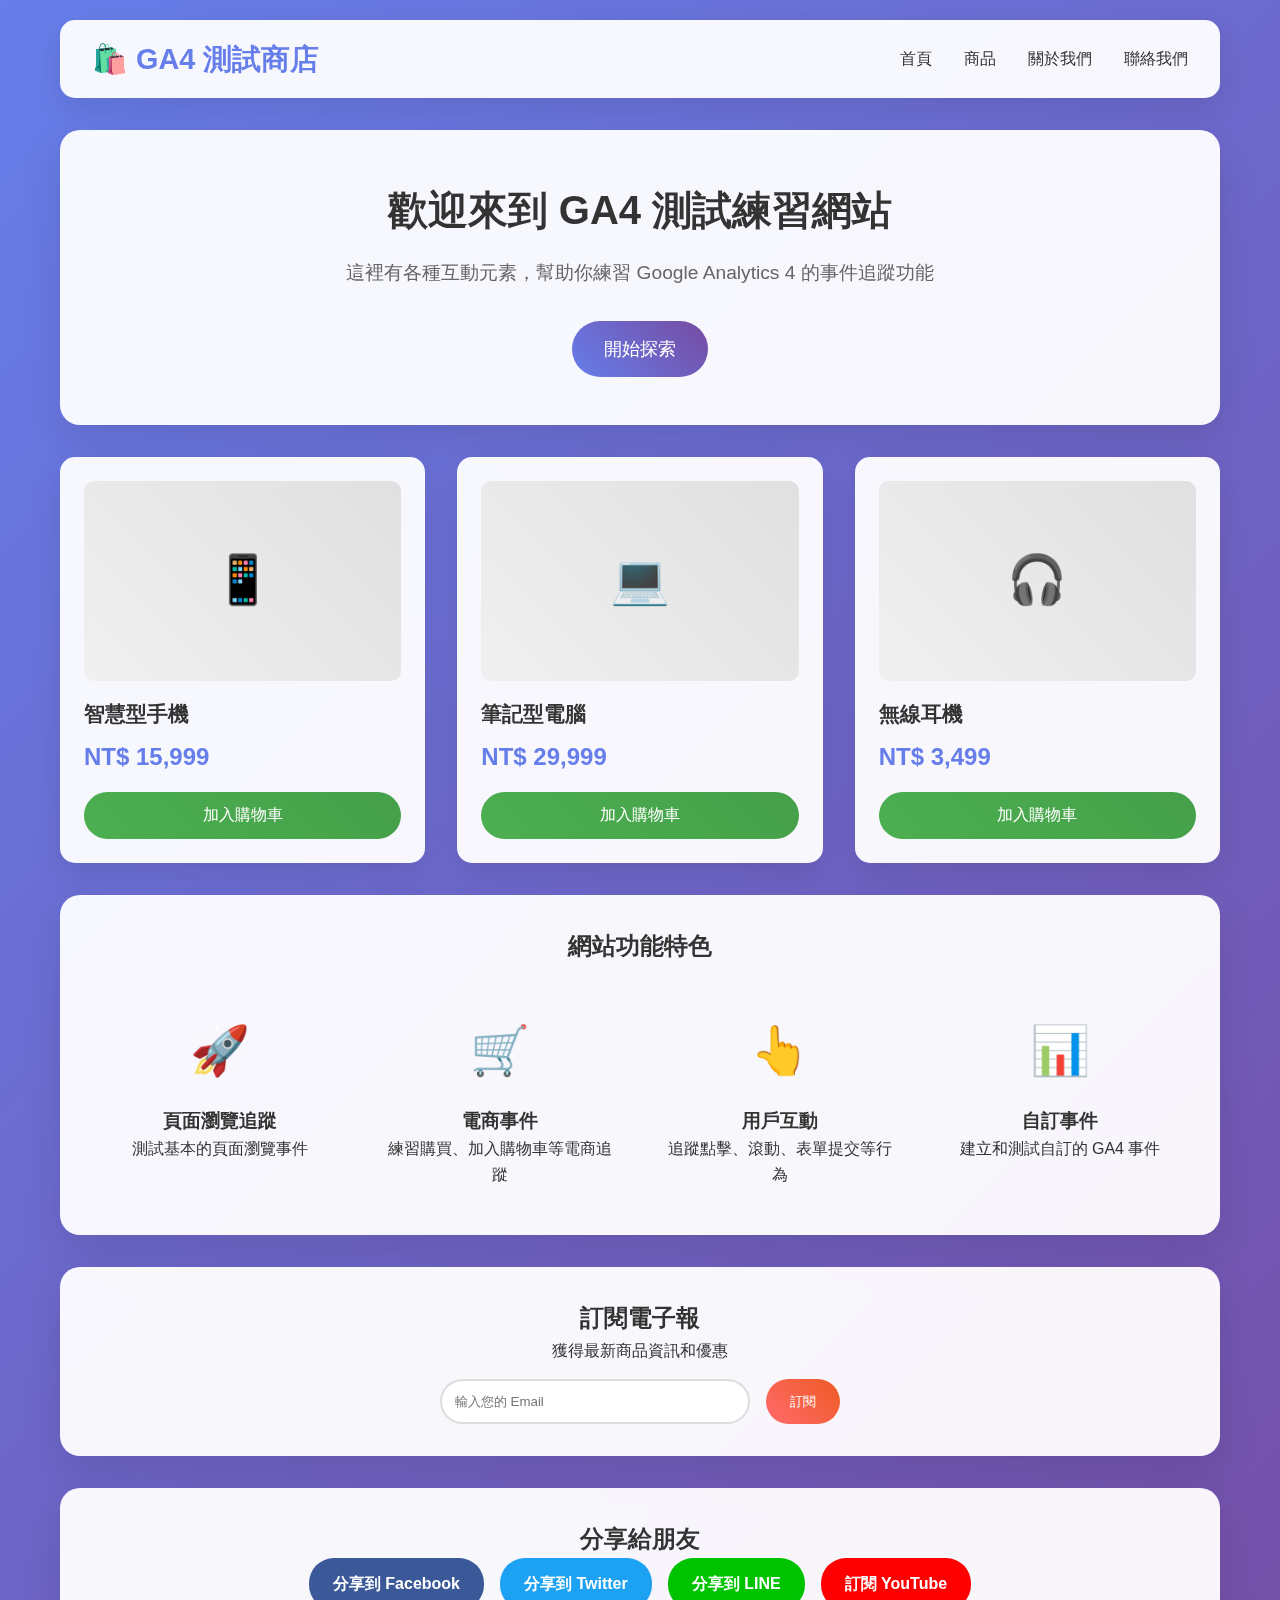
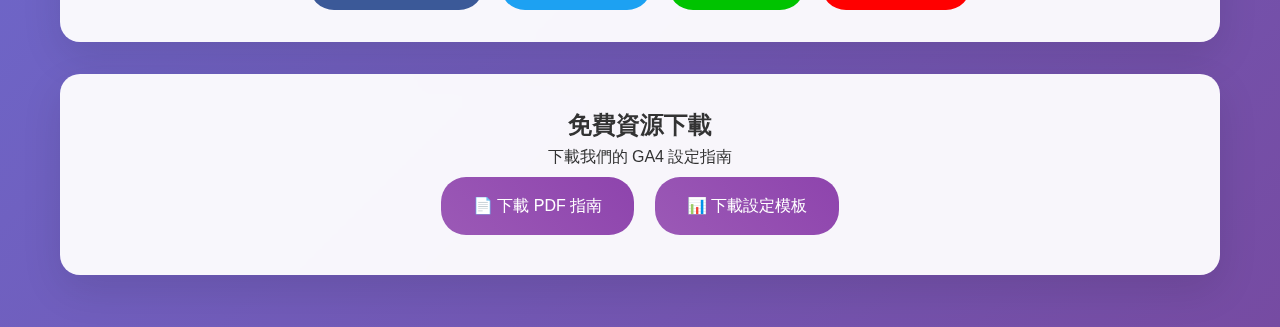
<file: index.html>
<!DOCTYPE html>
<html lang="en">
  <head>
    <meta charset="UTF-8" />
    <meta name="viewport" content="width=device-width, initial-scale=1.0" />
    <title>GA4 練習網站</title>
    <!-- Google tag (gtag.js) -->
    <script
      async
      src="https://www.googletagmanager.com/gtag/js?id=G-JBBEDV1G4T"
    ></script>
    <!-- Google Tag Manager -->
    <script>
      (function (w, d, s, l, i) {
        w[l] = w[l] || [];
        w[l].push({ "gtm.start": new Date().getTime(), event: "gtm.js" });
        var f = d.getElementsByTagName(s)[0],
          j = d.createElement(s),
          dl = l != "dataLayer" ? "&l=" + l : "";
        j.async = true;
        j.src = "https://www.googletagmanager.com/gtm.js?id=" + i + dl;
        f.parentNode.insertBefore(j, f);
      })(window, document, "script", "dataLayer", "GTM-WV559G75");
    </script>
    <!-- End Google Tag Manager -->
    <link rel="stylesheet" href="css/main.css" />
  </head>
  <body>
    <div class="container">
      <!-- Header Navigation -->
      <header>
        <nav>
          <div class="logo">🛍️ GA4 測試商店</div>
          <div class="nav-links">
            <a href="#home" onclick="trackEvent('navigation', 'click', 'home')"
              >首頁</a
            >
            <a
              href="#products"
              onclick="trackEvent('navigation', 'click', 'products')"
              >商品</a
            >
            <a
              href="#about"
              onclick="trackEvent('navigation', 'click', 'about')"
              >關於我們</a
            >
            <a
              href="#contact"
              onclick="trackEvent('navigation', 'click', 'contact')"
              >聯絡我們</a
            >
          </div>
        </nav>
      </header>

      <!-- Hero Section -->
      <section class="hero">
        <h1>歡迎來到 GA4 測試練習網站</h1>
        <p>這裡有各種互動元素，幫助你練習 Google Analytics 4 的事件追蹤功能</p>
        <button
          class="cta-button"
          onclick="trackEvent('engagement', 'cta_click', 'hero_button')"
        >
          開始探索
        </button>
      </section>

      <!-- Products Section -->
      <section class="products">
        <div class="product-card">
          <div class="product-image">📱</div>
          <div class="product-title">智慧型手機</div>
          <div class="product-price">NT$ 15,999</div>
          <button
            class="add-to-cart"
            onclick="trackPurchase('smartphone', 15999)"
          >
            加入購物車
          </button>
        </div>

        <div class="product-card">
          <div class="product-image">💻</div>
          <div class="product-title">筆記型電腦</div>
          <div class="product-price">NT$ 29,999</div>
          <button class="add-to-cart" onclick="trackPurchase('laptop', 29999)">
            加入購物車
          </button>
        </div>

        <div class="product-card">
          <div class="product-image">🎧</div>
          <div class="product-title">無線耳機</div>
          <div class="product-price">NT$ 3,499</div>
          <button
            class="add-to-cart"
            onclick="trackPurchase('headphones', 3499)"
          >
            加入購物車
          </button>
        </div>
      </section>

      <!-- Features Section -->
      <section class="features">
        <h2>網站功能特色</h2>
        <div class="feature-grid">
          <div class="feature-item">
            <div class="feature-icon">🚀</div>
            <h3>頁面瀏覽追蹤</h3>
            <p>測試基本的頁面瀏覽事件</p>
          </div>
          <div class="feature-item">
            <div class="feature-icon">🛒</div>
            <h3>電商事件</h3>
            <p>練習購買、加入購物車等電商追蹤</p>
          </div>
          <div class="feature-item">
            <div class="feature-icon">👆</div>
            <h3>用戶互動</h3>
            <p>追蹤點擊、滾動、表單提交等行為</p>
          </div>
          <div class="feature-item">
            <div class="feature-icon">📊</div>
            <h3>自訂事件</h3>
            <p>建立和測試自訂的 GA4 事件</p>
          </div>
        </div>
      </section>

      <!-- Newsletter Section -->
      <section class="newsletter">
        <h2>訂閱電子報</h2>
        <p>獲得最新商品資訊和優惠</p>
        <form class="newsletter-form" onsubmit="trackNewsletter(event)">
          <input
            type="email"
            class="newsletter-input"
            placeholder="輸入您的 Email"
            required
          />
          <button type="submit" class="newsletter-button">訂閱</button>
        </form>
      </section>

      <!-- Social Share Section -->
      <section class="social-share">
        <h2>分享給朋友</h2>
        <div class="social-buttons">
          <a
            href="#"
            class="social-button facebook"
            onclick="trackSocial('facebook')"
          >
            分享到 Facebook
          </a>
          <a
            href="#"
            class="social-button twitter"
            onclick="trackSocial('twitter')"
          >
            分享到 Twitter
          </a>
          <a href="#" class="social-button line" onclick="trackSocial('line')">
            分享到 LINE
          </a>
          <a
            href="#"
            class="social-button youtube"
            onclick="trackSocial('youtube')"
          >
            訂閱 YouTube
          </a>
        </div>
      </section>

      <!-- Download Section -->
      <section class="download-section">
        <h2>免費資源下載</h2>
        <p>下載我們的 GA4 設定指南</p>
        <a
          href="#"
          class="download-button"
          onclick="trackDownload('ga4_guide')"
        >
          📄 下載 PDF 指南
        </a>
        <a
          href="#"
          class="download-button"
          onclick="trackDownload('ga4_template')"
        >
          📊 下載設定模板
        </a>
      </section>
    </div>

    <!-- Modal -->
    <div class="modal" id="modal">
      <div class="modal-content">
        <span class="close-modal" onclick="closeModal()">&times;</span>
        <h3 id="modal-title">成功！</h3>
        <p id="modal-message">操作已完成</p>
      </div>
    </div>
    <script src="js/main.js"></script>
    <!-- Google Tag Manager (noscript) -->
    <noscript
      ><iframe
        src="https://www.googletagmanager.com/ns.html?id=GTM-WV559G75"
        height="0"
        width="0"
        style="display: none; visibility: hidden"
      ></iframe
    ></noscript>
    <!-- End Google Tag Manager (noscript) -->
  </body>
</html>
</file>
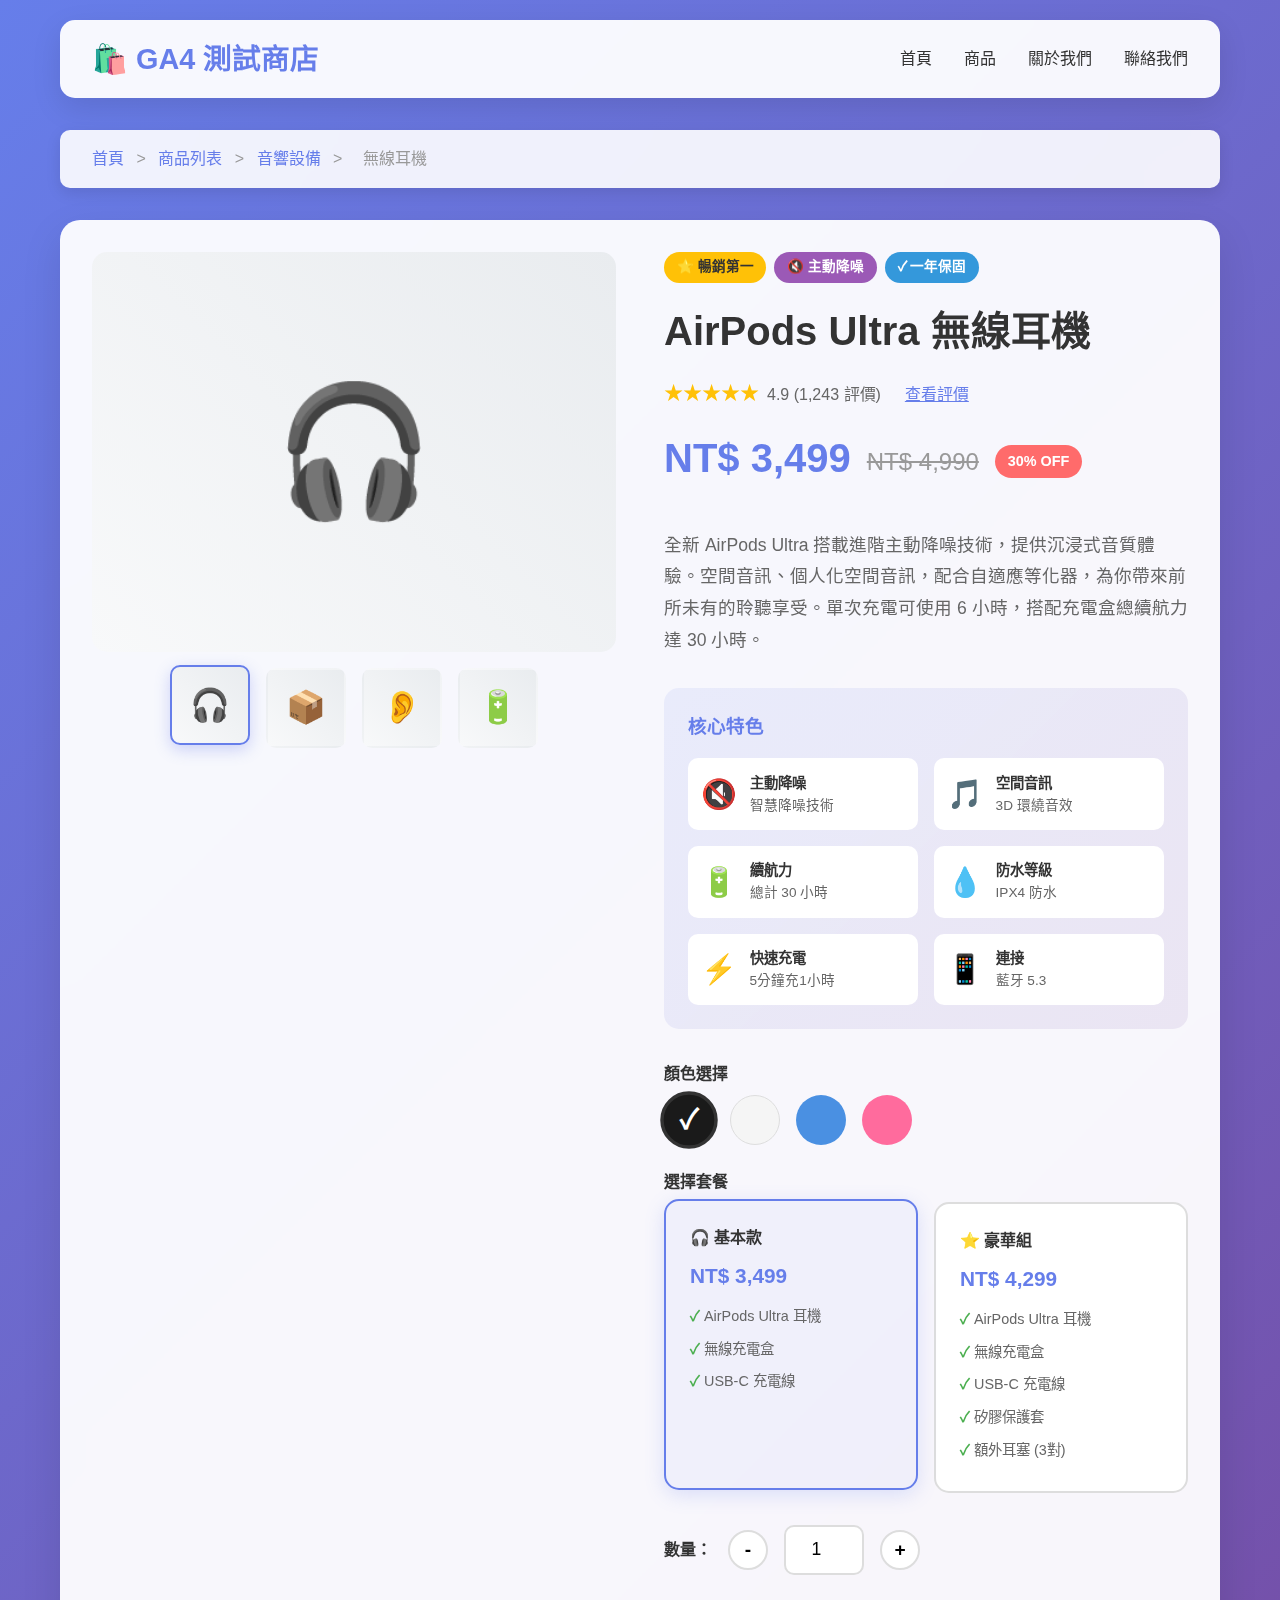
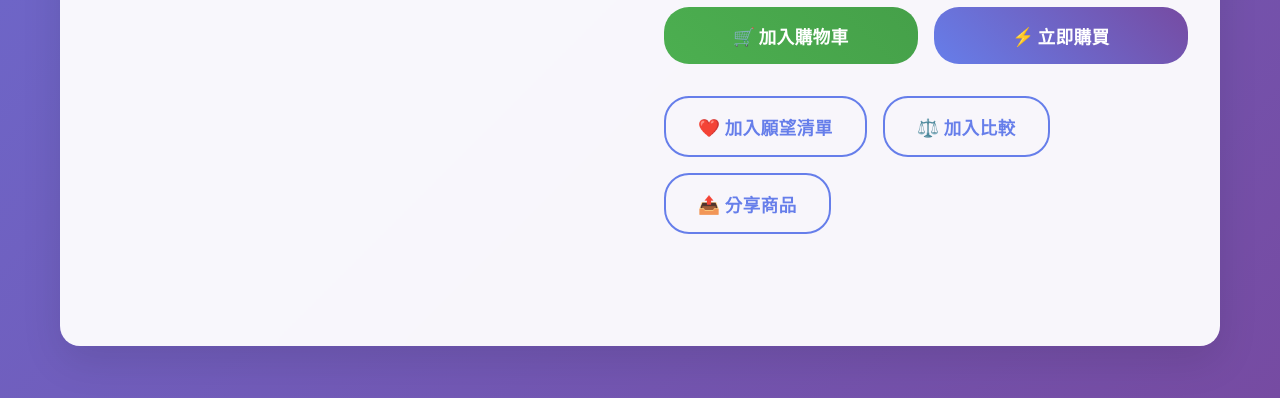
<file: headphones.html>
<!DOCTYPE html>
<html lang="zh-TW">
  <head>
    <!-- Google Tag Manager -->
    <script>
      (function (w, d, s, l, i) {
        w[l] = w[l] || [];
        w[l].push({ "gtm.start": new Date().getTime(), event: "gtm.js" });
        var f = d.getElementsByTagName(s)[0],
          j = d.createElement(s),
          dl = l != "dataLayer" ? "&l=" + l : "";
        j.async = true;
        j.src = "https://www.googletagmanager.com/gtm.js?id=" + i + dl;
        f.parentNode.insertBefore(j, f);
      })(window, document, "script", "dataLayer", "GTM-WV559G75");
    </script>
    <!-- End Google Tag Manager -->
    <meta charset="UTF-8" />
    <meta name="viewport" content="width=device-width, initial-scale=1.0" />
    <title>AirPods Ultra 無線耳機 - GA4 測試商店</title>
    <link rel="stylesheet" href="css/headphones.css" />
  </head>
  <body>
    <!-- Google Tag Manager (noscript) -->
    <noscript>
      <iframe
        src="https://www.googletagmanager.com/ns.html?id=GTM-WV559G75"
        height="0"
        width="0"
        style="display: none; visibility: hidden"
      ></iframe>
    </noscript>
    <!-- End Google Tag Manager (noscript) -->
    <div class="container">
      <!-- Header Navigation -->
      <header>
        <nav>
          <div class="logo" onclick="goToHomePage()">🛍️ GA4 測試商店</div>
          <div class="nav-links">
            <a href="#home" onclick="trackNavigation('home')">首頁</a>
            <a href="#products" onclick="trackNavigation('products')">商品</a>
            <a href="#about" onclick="trackNavigation('about')">關於我們</a>
            <a href="#contact" onclick="trackNavigation('contact')">聯絡我們</a>
          </div>
        </nav>
      </header>

      <!-- Breadcrumb -->
      <div class="breadcrumb">
        <a href="#home" onclick="trackBreadcrumb('home')">首頁</a>
        <span>></span>
        <a href="#products" onclick="trackBreadcrumb('products')">商品列表</a>
        <span>></span>
        <a href="#audio" onclick="trackBreadcrumb('audio')">音響設備</a>
        <span>></span>
        <span>無線耳機</span>
      </div>

      <!-- Product Detail -->
      <div class="product-detail">
        <div class="product-header">
          <div class="product-images">
            <div class="main-image" onclick="trackImageView('main_image')">
              🎧
            </div>
            <div class="thumbnail-images">
              <div class="thumbnail active" onclick="changeImage('main')">
                🎧
              </div>
              <div class="thumbnail" onclick="changeImage('case')">📦</div>
              <div class="thumbnail" onclick="changeImage('wearing')">👂</div>
              <div class="thumbnail" onclick="changeImage('charging')">🔋</div>
            </div>
          </div>

          <div class="product-info">
            <div class="badge-container">
              <span class="badge badge-bestseller">⭐ 暢銷第一</span>
              <span class="badge badge-anc">🔇 主動降噪</span>
              <span class="badge badge-warranty">✓ 一年保固</span>
            </div>

            <h1>AirPods Ultra 無線耳機</h1>

            <div class="product-rating">
              <div class="stars">★★★★★</div>
              <span class="rating-text">4.9 (1,243 評價)</span>
              <a
                href="#reviews"
                onclick="trackEvent('engagement', 'click', 'view_reviews')"
                style="color: #667eea; margin-left: 1rem"
                >查看評價</a
              >
            </div>

            <div
              style="display: flex; align-items: center; margin-bottom: 2rem"
            >
              <span class="product-price">NT$ 3,499</span>
              <span class="original-price">NT$ 4,990</span>
              <span class="discount-badge">30% OFF</span>
            </div>

            <div class="product-description">
              <p>
                全新 AirPods Ultra
                搭載進階主動降噪技術，提供沉浸式音質體驗。空間音訊、個人化空間音訊，配合自適應等化器，為你帶來前所未有的聆聽享受。單次充電可使用
                6 小時，搭配充電盒總續航力達 30 小時。
              </p>
            </div>

            <div class="key-features">
              <h3>核心特色</h3>
              <div class="feature-grid">
                <div class="feature-item">
                  <div class="feature-icon">🔇</div>
                  <div class="feature-text">
                    <div class="feature-label">主動降噪</div>
                    <div class="feature-value">智慧降噪技術</div>
                  </div>
                </div>
                <div class="feature-item">
                  <div class="feature-icon">🎵</div>
                  <div class="feature-text">
                    <div class="feature-label">空間音訊</div>
                    <div class="feature-value">3D 環繞音效</div>
                  </div>
                </div>
                <div class="feature-item">
                  <div class="feature-icon">🔋</div>
                  <div class="feature-text">
                    <div class="feature-label">續航力</div>
                    <div class="feature-value">總計 30 小時</div>
                  </div>
                </div>
                <div class="feature-item">
                  <div class="feature-icon">💧</div>
                  <div class="feature-text">
                    <div class="feature-label">防水等級</div>
                    <div class="feature-value">IPX4 防水</div>
                  </div>
                </div>
                <div class="feature-item">
                  <div class="feature-icon">⚡</div>
                  <div class="feature-text">
                    <div class="feature-label">快速充電</div>
                    <div class="feature-value">5分鐘充1小時</div>
                  </div>
                </div>
                <div class="feature-item">
                  <div class="feature-icon">📱</div>
                  <div class="feature-text">
                    <div class="feature-label">連接</div>
                    <div class="feature-value">藍牙 5.3</div>
                  </div>
                </div>
              </div>
            </div>

            <div class="product-options">
              <div class="option-group">
                <div class="option-label">顏色選擇</div>
                <div class="color-options">
                  <div
                    class="color-option color-black active"
                    onclick="selectColor('black')"
                    title="經典黑"
                  ></div>
                  <div
                    class="color-option color-white"
                    onclick="selectColor('white')"
                    title="珍珠白"
                  ></div>
                  <div
                    class="color-option color-blue"
                    onclick="selectColor('blue')"
                    title="天空藍"
                  ></div>
                  <div
                    class="color-option color-pink"
                    onclick="selectColor('pink')"
                    title="櫻花粉"
                  ></div>
                </div>
              </div>

              <div class="option-group">
                <div class="option-label">選擇套餐</div>
                <div class="package-options">
                  <div
                    class="package-option active"
                    onclick="selectPackage('basic')"
                  >
                    <div class="package-title">🎧 基本款</div>
                    <div class="package-price">NT$ 3,499</div>
                    <ul class="package-items">
                      <li>AirPods Ultra 耳機</li>
                      <li>無線充電盒</li>
                      <li>USB-C 充電線</li>
                    </ul>
                  </div>
                  <div
                    class="package-option"
                    onclick="selectPackage('premium')"
                  >
                    <div class="package-title">⭐ 豪華組</div>
                    <div class="package-price">NT$ 4,299</div>
                    <ul class="package-items">
                      <li>AirPods Ultra 耳機</li>
                      <li>無線充電盒</li>
                      <li>USB-C 充電線</li>
                      <li>矽膠保護套</li>
                      <li>額外耳塞 (3對)</li>
                    </ul>
                  </div>
                </div>
              </div>
            </div>

            <div class="quantity-selector">
              <span style="font-weight: bold">數量：</span>
              <button class="quantity-btn" onclick="changeQuantity(-1)">
                -
              </button>
              <input
                type="number"
                class="quantity-input"
                value="1"
                min="1"
                max="10"
                id="quantity"
              />
              <button class="quantity-btn" onclick="changeQuantity(1)">
                +
              </button>
            </div>

            <div class="action-buttons">
              <button class="btn btn-primary" onclick="addToCart()">
                🛒 加入購物車
              </button>
              <button class="btn btn-secondary" onclick="buyNow()">
                ⚡ 立即購買
              </button>
            </div>

            <div class="action-buttons">
              <button class="btn btn-outline" onclick="addToWishlist()">
                ❤️ 加入願望清單
              </button>
              <button class="btn btn-outline" onclick="compareProduct()">
                ⚖️ 加入比較
              </button>
              <button class="btn btn-outline" onclick="shareProduct()">
                📤 分享商品
              </button>
            </div>
          </div>
        </div>
      </div>
    </div>
    <script src="js/headphones.js"></script>
  </body>
</html>
</file>
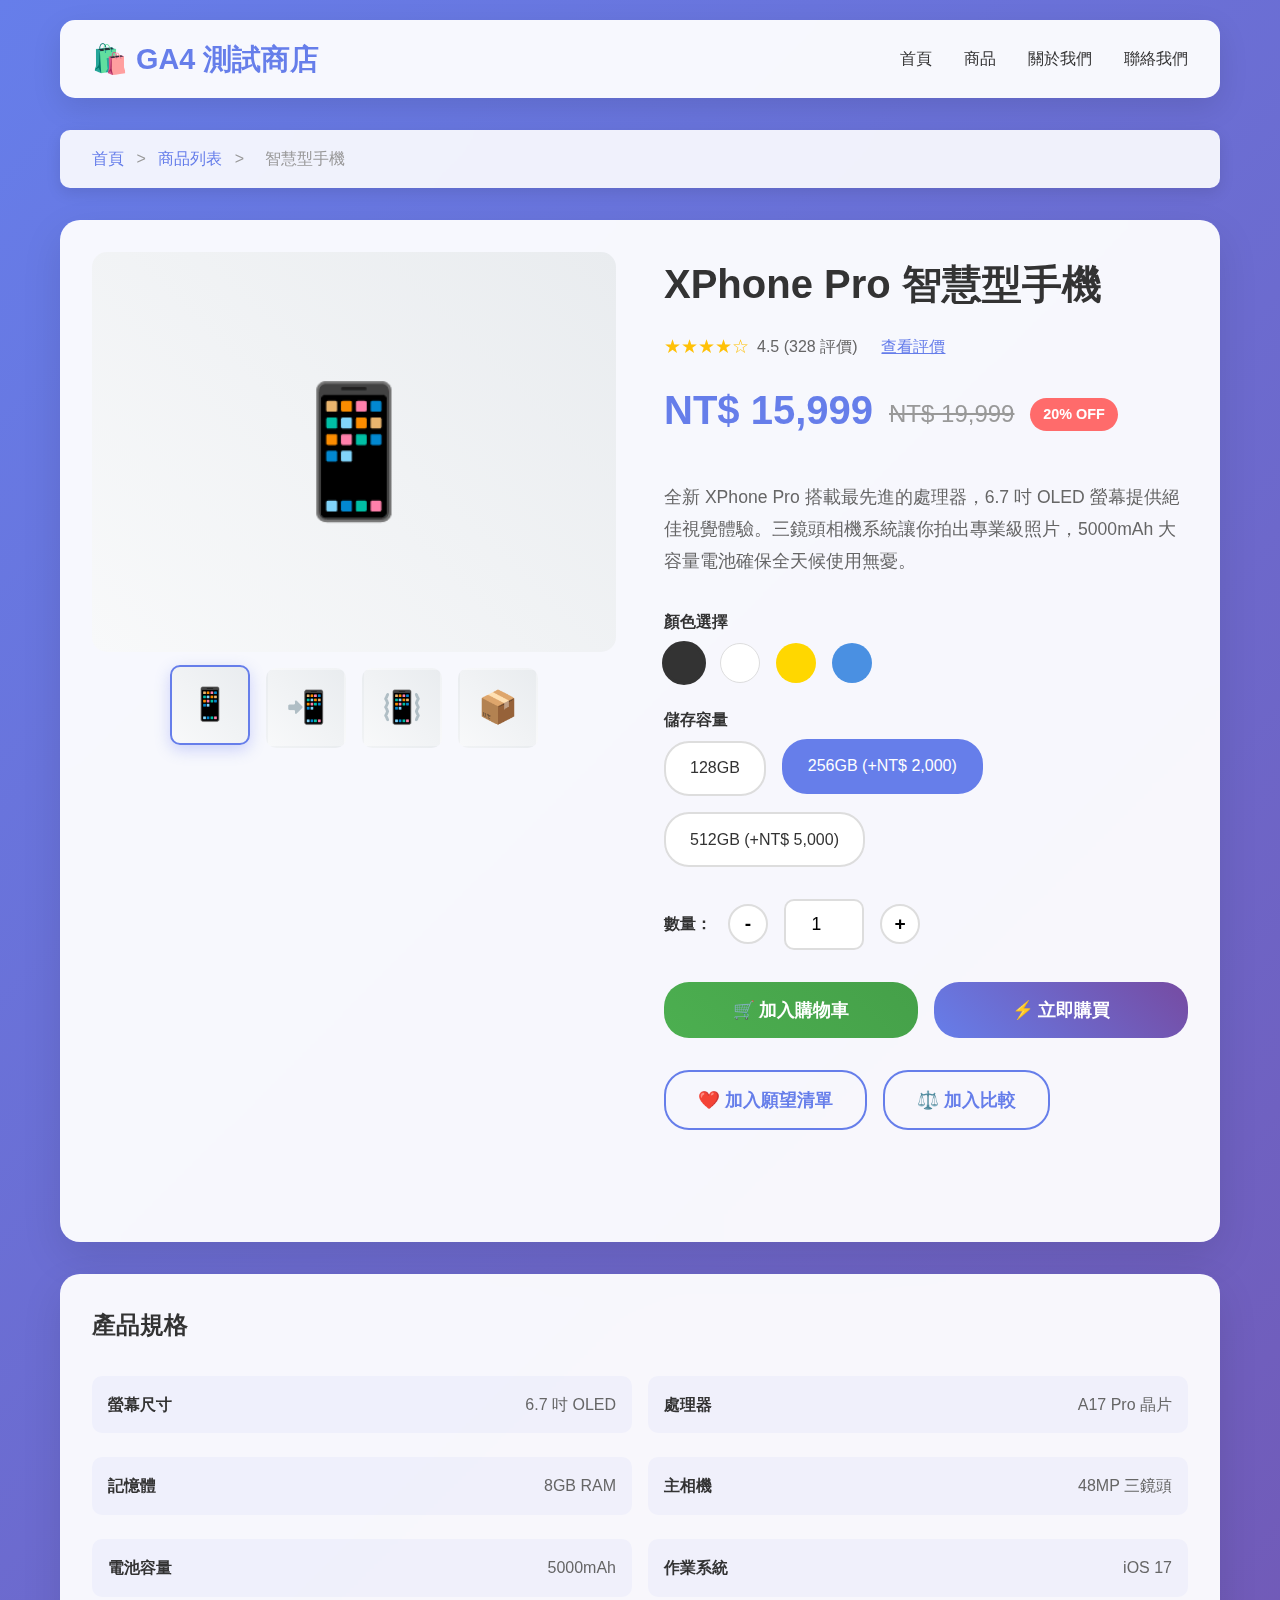
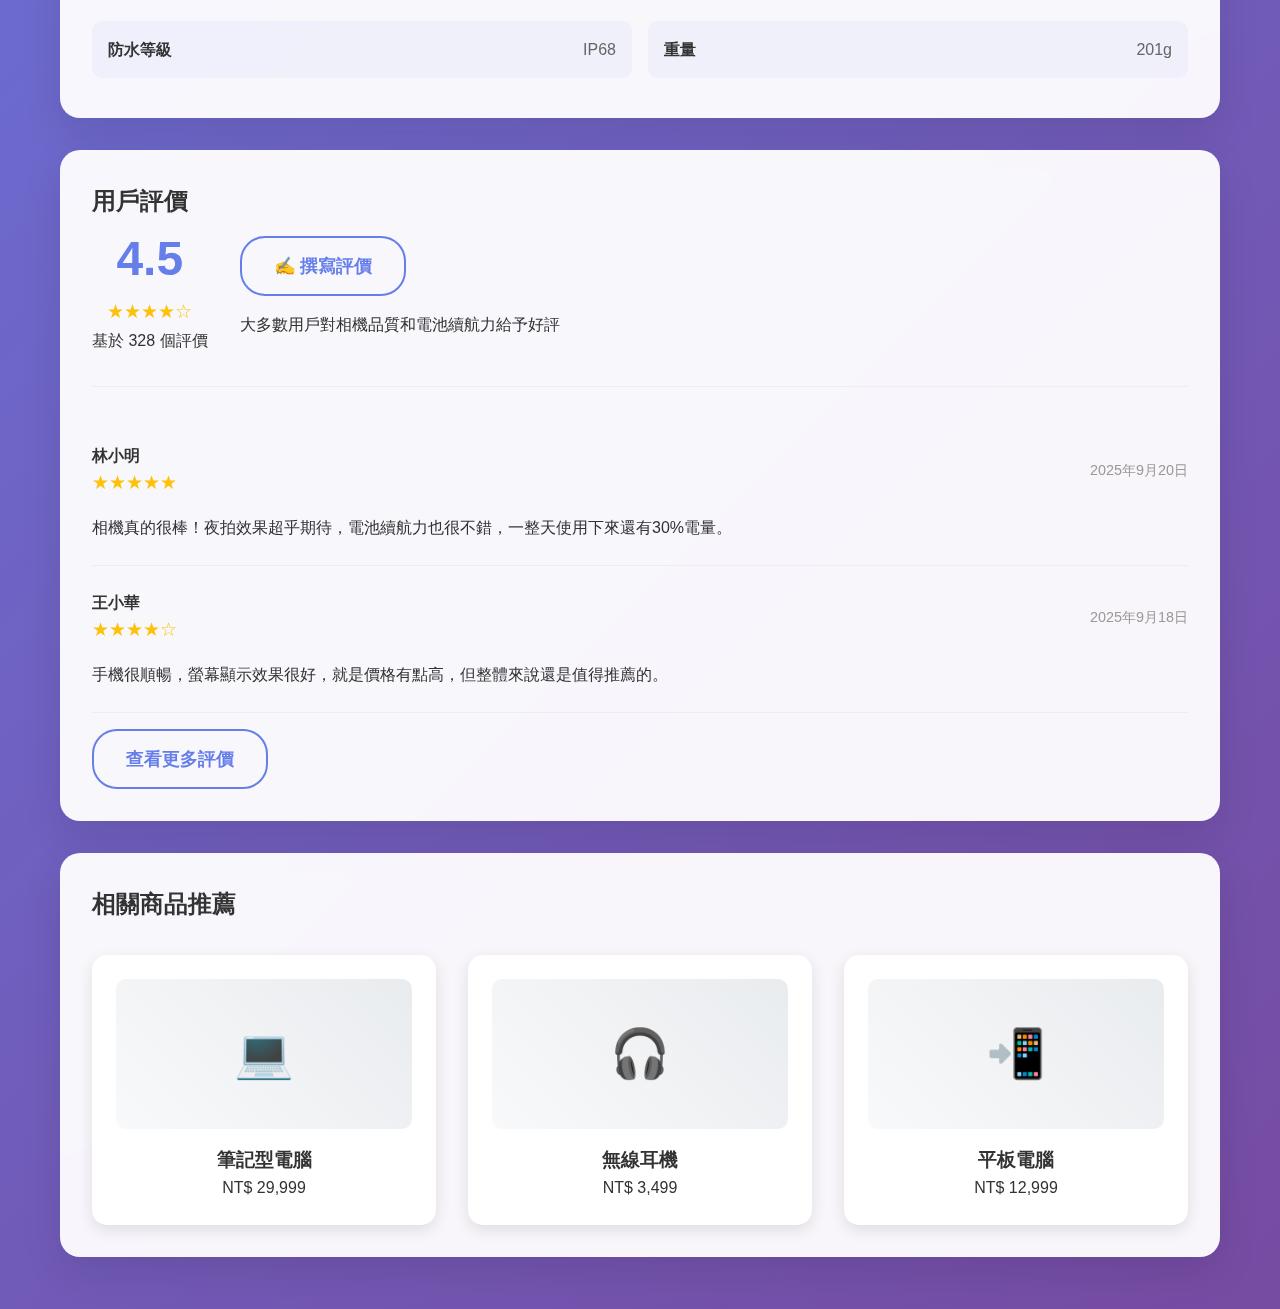
<file: phone.html>
<!DOCTYPE html>
<html lang="en">
  <head>
    <meta charset="UTF-8" />
    <meta name="viewport" content="width=device-width, initial-scale=1.0" />
    <title>智慧型手機GA4測試</title>
    <link rel="stylesheet" href="css/phone.css" />
  </head>
  <body>
    <div class="container">
      <!-- Header Navigation -->
      <header>
        <nav>
          <div class="logo" onclick="goToHomePage()">🛍️ GA4 測試商店</div>
          <div class="nav-links">
            <a href="#home" onclick="trackNavigation('home')">首頁</a>
            <a href="#products" onclick="trackNavigation('products')">商品</a>
            <a href="#about" onclick="trackNavigation('about')">關於我們</a>
            <a href="#contact" onclick="trackNavigation('contact')">聯絡我們</a>
          </div>
        </nav>
      </header>

      <!-- Breadcrumb -->
      <div class="breadcrumb">
        <a href="#home" onclick="trackBreadcrumb('home')">首頁</a>
        <span>></span>
        <a href="#products" onclick="trackBreadcrumb('products')">商品列表</a>
        <span>></span>
        <span>智慧型手機</span>
      </div>

      <!-- Product Detail -->
      <div class="product-detail">
        <div class="product-header">
          <div class="product-images">
            <div class="main-image" onclick="trackImageView('main_image')">
              📱
            </div>
            <div class="thumbnail-images">
              <div class="thumbnail active" onclick="changeImage('front')">
                📱
              </div>
              <div class="thumbnail" onclick="changeImage('back')">📲</div>
              <div class="thumbnail" onclick="changeImage('side')">📳</div>
              <div class="thumbnail" onclick="changeImage('box')">📦</div>
            </div>
          </div>

          <div class="product-info">
            <h1>XPhone Pro 智慧型手機</h1>

            <div class="product-rating">
              <div class="stars">★★★★☆</div>
              <span class="rating-text">4.5 (328 評價)</span>
              <a
                href="#reviews"
                onclick="trackEvent('engagement', 'click', 'view_reviews')"
                style="color: #667eea; margin-left: 1rem"
                >查看評價</a
              >
            </div>

            <div
              style="display: flex; align-items: center; margin-bottom: 2rem"
            >
              <span class="product-price">NT$ 15,999</span>
              <span class="original-price">NT$ 19,999</span>
              <span class="discount-badge">20% OFF</span>
            </div>

            <div class="product-description">
              <p>
                全新 XPhone Pro 搭載最先進的處理器，6.7 吋 OLED
                螢幕提供絕佳視覺體驗。三鏡頭相機系統讓你拍出專業級照片，5000mAh
                大容量電池確保全天候使用無憂。
              </p>
            </div>

            <div class="product-options">
              <div class="option-group">
                <div class="option-label">顏色選擇</div>
                <div class="color-options">
                  <div
                    class="color-option color-black active"
                    onclick="selectColor('black')"
                    title="經典黑"
                  ></div>
                  <div
                    class="color-option color-white"
                    onclick="selectColor('white')"
                    title="雪花白"
                  ></div>
                  <div
                    class="color-option color-gold"
                    onclick="selectColor('gold')"
                    title="玫瑰金"
                  ></div>
                  <div
                    class="color-option color-blue"
                    onclick="selectColor('blue')"
                    title="海洋藍"
                  ></div>
                </div>
              </div>

              <div class="option-group">
                <div class="option-label">儲存容量</div>
                <div class="storage-options">
                  <div class="storage-option" onclick="selectStorage('128GB')">
                    128GB
                  </div>
                  <div
                    class="storage-option active"
                    onclick="selectStorage('256GB')"
                  >
                    256GB (+NT$ 2,000)
                  </div>
                  <div class="storage-option" onclick="selectStorage('512GB')">
                    512GB (+NT$ 5,000)
                  </div>
                </div>
              </div>
            </div>

            <div class="quantity-selector">
              <span style="font-weight: bold">數量：</span>
              <button class="quantity-btn" onclick="changeQuantity(-1)">
                -
              </button>
              <input
                type="number"
                class="quantity-input"
                value="1"
                min="1"
                max="10"
                id="quantity"
              />
              <button class="quantity-btn" onclick="changeQuantity(1)">
                +
              </button>
            </div>

            <div class="action-buttons">
              <button class="btn btn-primary" onclick="addToCart()">
                🛒 加入購物車
              </button>
              <button class="btn btn-secondary" onclick="buyNow()">
                ⚡ 立即購買
              </button>
            </div>

            <div class="action-buttons">
              <button class="btn btn-outline" onclick="addToWishlist()">
                ❤️ 加入願望清單
              </button>
              <button class="btn btn-outline" onclick="compareProduct()">
                ⚖️ 加入比較
              </button>
            </div>
          </div>
        </div>
      </div>

      <!-- Specifications -->
      <div class="specifications">
        <h2>產品規格</h2>
        <div class="spec-grid">
          <div class="spec-item">
            <span class="spec-label">螢幕尺寸</span>
            <span class="spec-value">6.7 吋 OLED</span>
          </div>
          <div class="spec-item">
            <span class="spec-label">處理器</span>
            <span class="spec-value">A17 Pro 晶片</span>
          </div>
          <div class="spec-item">
            <span class="spec-label">記憶體</span>
            <span class="spec-value">8GB RAM</span>
          </div>
          <div class="spec-item">
            <span class="spec-label">主相機</span>
            <span class="spec-value">48MP 三鏡頭</span>
          </div>
          <div class="spec-item">
            <span class="spec-label">電池容量</span>
            <span class="spec-value">5000mAh</span>
          </div>
          <div class="spec-item">
            <span class="spec-label">作業系統</span>
            <span class="spec-value">iOS 17</span>
          </div>
          <div class="spec-item">
            <span class="spec-label">防水等級</span>
            <span class="spec-value">IP68</span>
          </div>
          <div class="spec-item">
            <span class="spec-label">重量</span>
            <span class="spec-value">201g</span>
          </div>
        </div>
      </div>

      <!-- Reviews Section -->
      <div class="reviews" id="reviews">
        <h2>用戶評價</h2>
        <div class="review-summary">
          <div class="review-score">
            <div class="review-score-number">4.5</div>
            <div class="stars">★★★★☆</div>
            <div>基於 328 個評價</div>
          </div>
          <div style="flex: 1">
            <button
              class="btn btn-outline"
              onclick="writeReview()"
              style="margin-bottom: 1rem"
            >
              ✍️ 撰寫評價
            </button>
            <p>大多數用戶對相機品質和電池續航力給予好評</p>
          </div>
        </div>

        <div class="review-item">
          <div class="review-header">
            <div>
              <div class="review-author">林小明</div>
              <div class="stars">★★★★★</div>
            </div>
            <div class="review-date">2025年9月20日</div>
          </div>
          <p>
            相機真的很棒！夜拍效果超乎期待，電池續航力也很不錯，一整天使用下來還有30%電量。
          </p>
        </div>

        <div class="review-item">
          <div class="review-header">
            <div>
              <div class="review-author">王小華</div>
              <div class="stars">★★★★☆</div>
            </div>
            <div class="review-date">2025年9月18日</div>
          </div>
          <p>
            手機很順暢，螢幕顯示效果很好，就是價格有點高，但整體來說還是值得推薦的。
          </p>
        </div>

        <button
          class="btn btn-outline"
          onclick="loadMoreReviews()"
          style="margin-top: 1rem"
        >
          查看更多評價
        </button>
      </div>

      <!-- Related Products -->
      <div class="related-products">
        <h2>相關商品推薦</h2>
        <div class="products-grid">
          <div class="related-product" onclick="viewRelatedProduct('laptop')">
            <div class="related-product-image">💻</div>
            <h3>筆記型電腦</h3>
            <p>NT$ 29,999</p>
          </div>
          <div
            class="related-product"
            onclick="viewRelatedProduct('headphones')"
          >
            <div class="related-product-image">🎧</div>
            <h3>無線耳機</h3>
            <p>NT$ 3,499</p>
          </div>
          <div class="related-product" onclick="viewRelatedProduct('tablet')">
            <div class="related-product-image">📲</div>
            <h3>平板電腦</h3>
            <p>NT$ 12,999</p>
          </div>
        </div>
      </div>
    </div>

    <!-- Modal -->
    <div class="modal" id="modal">
      <div class="modal-content">
        <span class="close-modal" onclick="closeModal()">&times;</span>
        <h3 id="modal-title">操作成功！</h3>
        <p id="modal-message">操作已完成</p>
        <button
          class="btn btn-primary"
          onclick="closeModal()"
          style="margin-top: 1rem"
        >
          確定
        </button>
      </div>
    </div>
    <script src="js/phone.js"></script>
  </body>
</html>
</file>
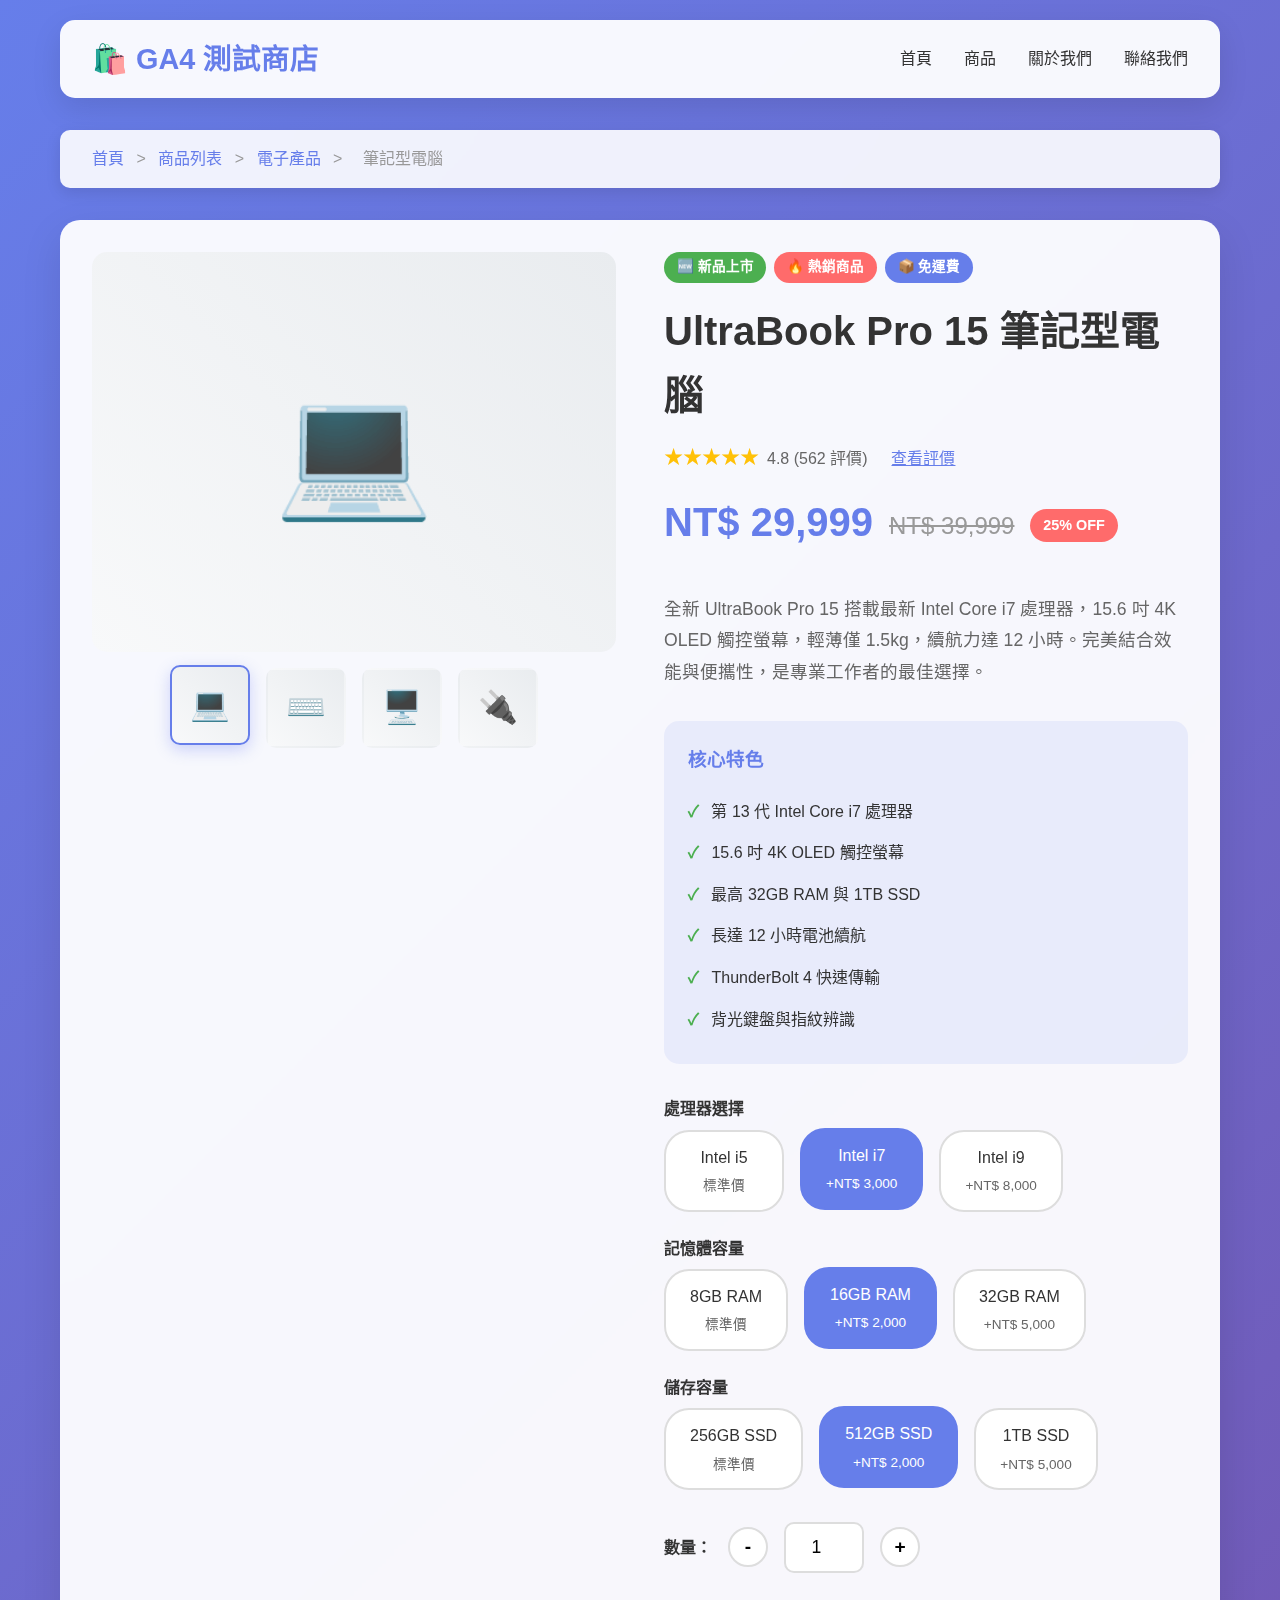
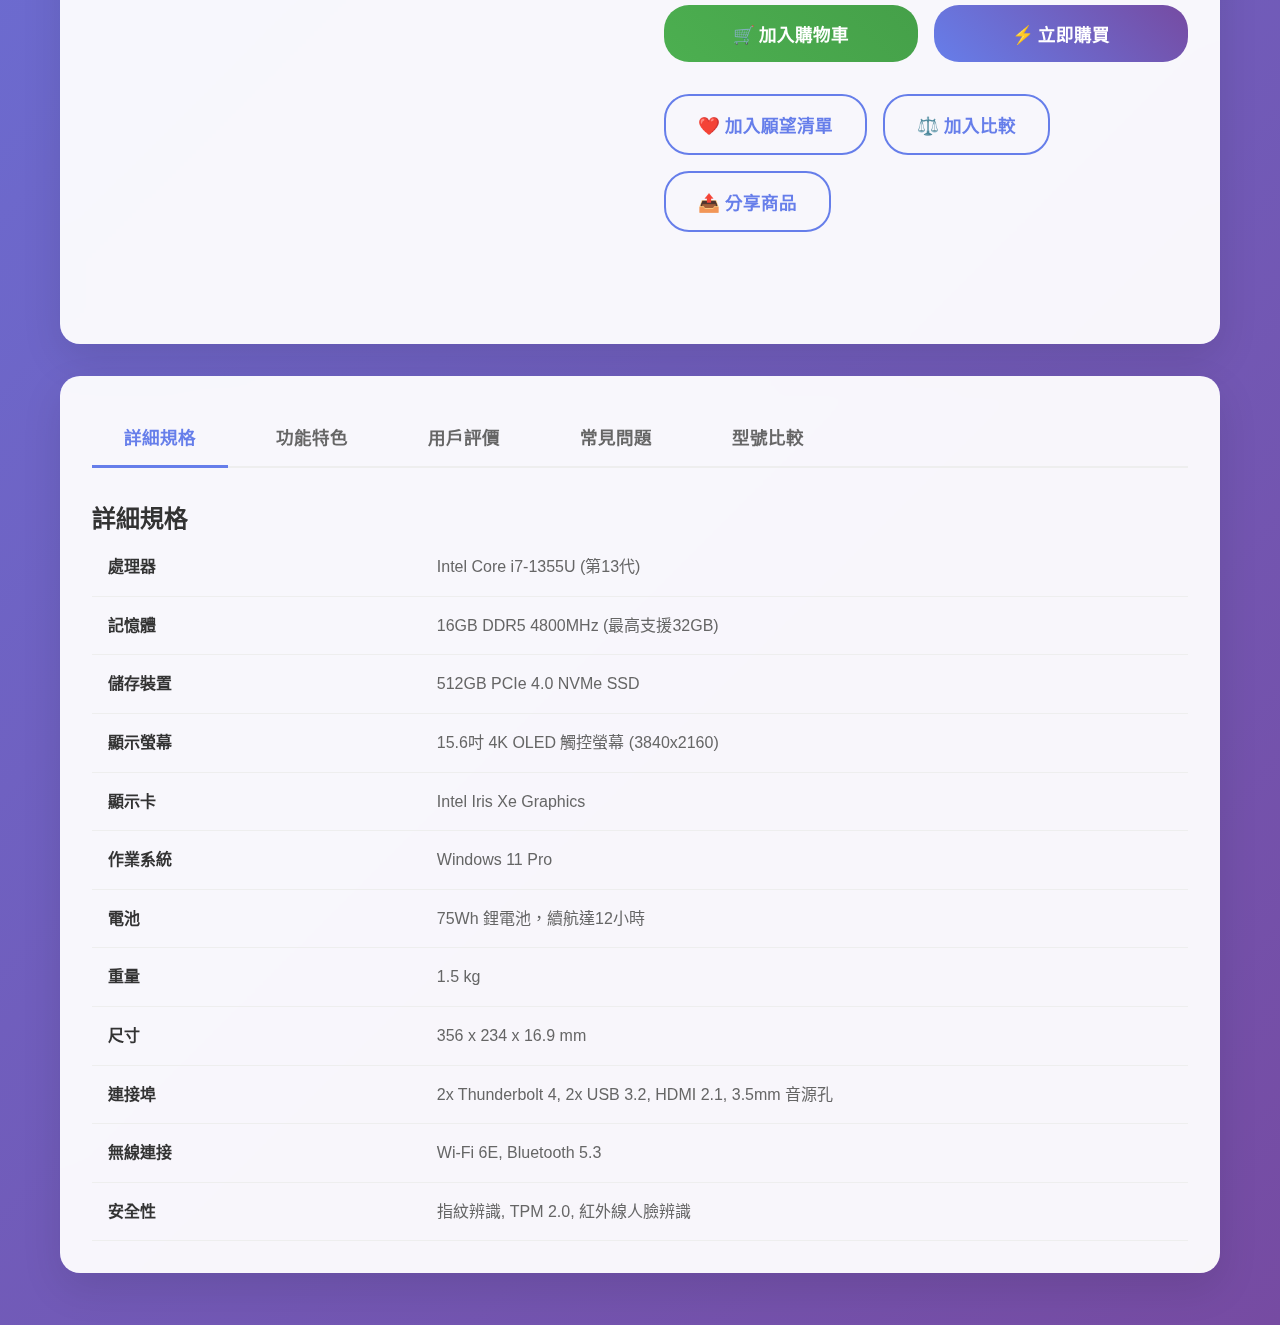
<file: ultrabook.html>
<!DOCTYPE html>
<html lang="zh-TW">
<head>
    <!-- Google Tag Manager -->
    <script>
      (function (w, d, s, l, i) {
        w[l] = w[l] || [];
        w[l].push({ "gtm.start": new Date().getTime(), event: "gtm.js" });
        var f = d.getElementsByTagName(s)[0],
          j = d.createElement(s),
          dl = l != "dataLayer" ? "&l=" + l : "";
        j.async = true;
        j.src = "https://www.googletagmanager.com/gtm.js?id=" + i + dl;
        f.parentNode.insertBefore(j, f);
      })(window, document, "script", "dataLayer", "GTM-WV559G75");
    </script>
    <!-- End Google Tag Manager -->
    <meta charset="UTF-8">
    <meta name="viewport" content="width=device-width, initial-scale=1.0">
    <title>UltraBook Pro 15 筆記型電腦 - GA4 測試商店</title>
    <link rel="stylesheet" href="css/ultrabook.css">
</head>
<body>
    <!-- Google Tag Manager (noscript) -->
    <noscript>
      <iframe
        src="https://www.googletagmanager.com/ns.html?id=GTM-WV559G75"
        height="0"
        width="0"
        style="display: none; visibility: hidden"
      ></iframe>
    </noscript>
    <!-- End Google Tag Manager (noscript) -->
    <div class="container">
        <!-- Header Navigation -->
        <header>
            <nav>
                <div class="logo" onclick="goToHomePage()">🛍️ GA4 測試商店</div>
                <div class="nav-links">
                    <a href="#home" onclick="trackNavigation('home')">首頁</a>
                    <a href="#products" onclick="trackNavigation('products')">商品</a>
                    <a href="#about" onclick="trackNavigation('about')">關於我們</a>
                    <a href="#contact" onclick="trackNavigation('contact')">聯絡我們</a>
                </div>
            </nav>
        </header>

        <!-- Breadcrumb -->
        <div class="breadcrumb">
            <a href="#home" onclick="trackBreadcrumb('home')">首頁</a>
            <span>></span>
            <a href="#products" onclick="trackBreadcrumb('products')">商品列表</a>
            <span>></span>
            <a href="#electronics" onclick="trackBreadcrumb('electronics')">電子產品</a>
            <span>></span>
            <span>筆記型電腦</span>
        </div>

        <!-- Product Detail -->
        <div class="product-detail">
            <div class="product-header">
                <div class="product-images">
                    <div class="main-image" onclick="trackImageView('main_image')">💻</div>
                    <div class="thumbnail-images">
                        <div class="thumbnail active" onclick="changeImage('front')">💻</div>
                        <div class="thumbnail" onclick="changeImage('keyboard')">⌨️</div>
                        <div class="thumbnail" onclick="changeImage('side')">🖥️</div>
                        <div class="thumbnail" onclick="changeImage('ports')">🔌</div>
                    </div>
                </div>

                <div class="product-info">
                    <div class="badge-container">
                        <span class="badge badge-new">🆕 新品上市</span>
                        <span class="badge badge-hot">🔥 熱銷商品</span>
                        <span class="badge badge-free-shipping">📦 免運費</span>
                    </div>

                    <h1>UltraBook Pro 15 筆記型電腦</h1>
                    
                    <div class="product-rating">
                        <div class="stars">★★★★★</div>
                        <span class="rating-text">4.8 (562 評價)</span>
                        <a href="#reviews" onclick="trackEvent('engagement', 'click', 'view_reviews')" style="color: #667eea; margin-left: 1rem;">查看評價</a>
                    </div>

                    <div style="display: flex; align-items: center; margin-bottom: 2rem;">
                        <span class="product-price">NT$ 29,999</span>
                        <span class="original-price">NT$ 39,999</span>
                        <span class="discount-badge">25% OFF</span>
                    </div>

                    <div class="product-description">
                        <p>全新 UltraBook Pro 15 搭載最新 Intel Core i7 處理器，15.6 吋 4K OLED 觸控螢幕，輕薄僅 1.5kg，續航力達 12 小時。完美結合效能與便攜性，是專業工作者的最佳選擇。</p>
                    </div>

                    <div class="highlight-features">
                        <h3>核心特色</h3>
                        <ul>
                            <li>第 13 代 Intel Core i7 處理器</li>
                            <li>15.6 吋 4K OLED 觸控螢幕</li>
                            <li>最高 32GB RAM 與 1TB SSD</li>
                            <li>長達 12 小時電池續航</li>
                            <li>ThunderBolt 4 快速傳輸</li>
                            <li>背光鍵盤與指紋辨識</li>
                        </ul>
                    </div>

                    <div class="product-options">
                        <div class="option-group">
                            <div class="option-label">處理器選擇</div>
                            <div class="processor-options">
                                <div class="option-btn" onclick="selectProcessor('i5')">
                                    <span>Intel i5</span>
                                    <span class="option-price">標準價</span>
                                </div>
                                <div class="option-btn active" onclick="selectProcessor('i7')">
                                    <span>Intel i7</span>
                                    <span class="option-price">+NT$ 3,000</span>
                                </div>
                                <div class="option-btn" onclick="selectProcessor('i9')">
                                    <span>Intel i9</span>
                                    <span class="option-price">+NT$ 8,000</span>
                                </div>
                            </div>
                        </div>

                        <div class="option-group">
                            <div class="option-label">記憶體容量</div>
                            <div class="ram-options">
                                <div class="option-btn" onclick="selectRAM('8GB')">
                                    <span>8GB RAM</span>
                                    <span class="option-price">標準價</span>
                                </div>
                                <div class="option-btn active" onclick="selectRAM('16GB')">
                                    <span>16GB RAM</span>
                                    <span class="option-price">+NT$ 2,000</span>
                                </div>
                                <div class="option-btn" onclick="selectRAM('32GB')">
                                    <span>32GB RAM</span>
                                    <span class="option-price">+NT$ 5,000</span>
                                </div>
                            </div>
                        </div>

                        <div class="option-group">
                            <div class="option-label">儲存容量</div>
                            <div class="storage-options">
                                <div class="option-btn" onclick="selectStorage('256GB')">
                                    <span>256GB SSD</span>
                                    <span class="option-price">標準價</span>
                                </div>
                                <div class="option-btn active" onclick="selectStorage('512GB')">
                                    <span>512GB SSD</span>
                                    <span class="option-price">+NT$ 2,000</span>
                                </div>
                                <div class="option-btn" onclick="selectStorage('1TB')">
                                    <span>1TB SSD</span>
                                    <span class="option-price">+NT$ 5,000</span>
                                </div>
                            </div>
                        </div>
                    </div>

                    <div class="quantity-selector">
                        <span style="font-weight: bold;">數量：</span>
                        <button class="quantity-btn" onclick="changeQuantity(-1)">-</button>
                        <input type="number" class="quantity-input" value="1" min="1" max="5" id="quantity">
                        <button class="quantity-btn" onclick="changeQuantity(1)">+</button>
                    </div>

                    <div class="action-buttons">
                        <button class="btn btn-primary" onclick="addToCart()">
                            🛒 加入購物車
                        </button>
                        <button class="btn btn-secondary" onclick="buyNow()">
                            ⚡ 立即購買
                        </button>
                    </div>

                    <div class="action-buttons">
                        <button class="btn btn-outline" onclick="addToWishlist()">
                            ❤️ 加入願望清單
                        </button>
                        <button class="btn btn-outline" onclick="compareProduct()">
                            ⚖️ 加入比較
                        </button>
                        <button class="btn btn-outline" onclick="shareProduct()">
                            📤 分享商品
                        </button>
                    </div>
                </div>
            </div>
        </div>

        <!-- Tabs Section -->
        <div class="tabs">
            <div class="tab-buttons">
                <button class="tab-button active" onclick="switchTab('specs')">詳細規格</button>
                <button class="tab-button" onclick="switchTab('features')">功能特色</button>
                <button class="tab-button" onclick="switchTab('reviews')">用戶評價</button>
                <button class="tab-button" onclick="switchTab('qa')">常見問題</button>
                <button class="tab-button" onclick="switchTab('compare')">型號比較</button>
            </div>

            <div id="specs" class="tab-content active">
                <h2>詳細規格</h2>
                <table class="spec-table">
                    <tr><td>處理器</td><td>Intel Core i7-1355U (第13代)</td></tr>
                    <tr><td>記憶體</td><td>16GB DDR5 4800MHz (最高支援32GB)</td></tr>
                    <tr><td>儲存裝置</td><td>512GB PCIe 4.0 NVMe SSD</td></tr>
                    <tr><td>顯示螢幕</td><td>15.6吋 4K OLED 觸控螢幕 (3840x2160)</td></tr>
                    <tr><td>顯示卡</td><td>Intel Iris Xe Graphics</td></tr>
                    <tr><td>作業系統</td><td>Windows 11 Pro</td></tr>
                    <tr><td>電池</td><td>75Wh 鋰電池，續航達12小時</td></tr>
                    <tr><td>重量</td><td>1.5 kg</td></tr>
                    <tr><td>尺寸</td><td>356 x 234 x 16.9 mm</td></tr>
                    <tr><td>連接埠</td><td>2x Thunderbolt 4, 2x USB 3.2, HDMI 2.1, 3.5mm 音源孔</td></tr>
                    <tr><td>無線連接</td><td>Wi-Fi 6E, Bluetooth 5.3</td></tr>
                    <tr><td>安全性</td><td>指紋辨識, TPM 2.0, 紅外線人臉辨識</td></tr>
                </table>
            </div>

            <div id="features" class="tab-content">
                <h2>功能特色</h2>
                <h3>🚀 極致效能</h3>
                <p>搭載第 13 代 Intel Core i7 處理器，配合高速 DDR5 記憶體，輕鬆處理多工作業、影片剪輯和 3D 渲染。</p>
                
                <h3>🎨 絕美顯示</h3>
                <p>15.6 吋 4K OLED 觸控螢幕，100% DCI-P3 色域，HDR 支援，為創作者帶來專業級色彩表現。</p>
                
                <h3>⚡ 極速傳輸</h3>
                <p>配備 Thunderbolt 4 介面，傳輸速度達 40Gbps，支援外接 8K 顯示器和高速儲存裝置。</p>
                
                <h3>🔋 持久續航</h3>
                <p>75Wh 大容量電池，智慧電源管理，一般使用可達 12 小時，支援快速充電技術。</p>

                <h3>🔒 安全防護</h3>
                <p>多重生物辨識系統，包含指紋辨識與紅外線人臉辨識，搭配 TPM 2.0 晶片確保資料安全。</p>
            </div>

            <div id="reviews" class="tab-content">
                <h2>用戶評價</h2>
                <div class="review-item" style="border-bottom: 1px solid #eee; padding: 1.5rem 0;">
                    <div style="display: flex; justify-content: space-between; margin-bottom: 1rem;">
                        <div>
                            <div style="font-weight: bold;">張工程師</div>
                            <div class="stars">★★★★★</div>
                        </div>
                        <div style="color: #999;">2025年9月20日</div>
                    </div>
                    <p>效能超強！用來跑 AI 模型和處理大量數據都很順暢，螢幕色彩表現也很棒，強烈推薦給需要高效能的專業人士。</p>
                </div>

                <div class="review-item">

                </div>
            </div>
        </div>
    </div>
    <script src="js/ultrabook.js"></script>
    </body>
</html>
</file>
<file: css/main.css>
* {
    margin: 0;
    padding: 0;
    box-sizing: border-box;
}

body {
    font-family: 'Arial', sans-serif;
    line-height: 1.6;
    color: #333;
    background: linear-gradient(135deg, #667eea 0%, #764ba2 100%);
    min-height: 100vh;
}

.container {
    max-width: 1200px;
    margin: 0 auto;
    padding: 20px;
}

header {
    background: rgba(255, 255, 255, 0.95);
    backdrop-filter: blur(10px);
    padding: 1rem 2rem;
    border-radius: 15px;
    margin-bottom: 2rem;
    box-shadow: 0 10px 30px rgba(0, 0, 0, 0.1);
}

nav {
    display: flex;
    justify-content: space-between;
    align-items: center;
}

.logo {
    font-size: 1.8rem;
    font-weight: bold;
    color: #667eea;
}

.nav-links {
    display: flex;
    gap: 2rem;
}

.nav-links a {
    text-decoration: none;
    color: #333;
    font-weight: 500;
    transition: color 0.3s ease;
}

.nav-links a:hover {
    color: #667eea;
}

.hero {
    background: rgba(255, 255, 255, 0.95);
    backdrop-filter: blur(10px);
    padding: 3rem 2rem;
    border-radius: 20px;
    text-align: center;
    margin-bottom: 2rem;
    box-shadow: 0 15px 40px rgba(0, 0, 0, 0.1);
}

.hero h1 {
    font-size: 2.5rem;
    margin-bottom: 1rem;
    color: #333;
}

.hero p {
    font-size: 1.2rem;
    color: #666;
    margin-bottom: 2rem;
}

.cta-button {
    background: linear-gradient(45deg, #667eea, #764ba2);
    color: white;
    padding: 1rem 2rem;
    border: none;
    border-radius: 50px;
    font-size: 1.1rem;
    cursor: pointer;
    transition: transform 0.3s ease, box-shadow 0.3s ease;
    text-decoration: none;
    display: inline-block;
}

.cta-button:hover {
    transform: translateY(-3px);
    box-shadow: 0 10px 30px rgba(102, 126, 234, 0.3);
}

.products {
    display: grid;
    grid-template-columns: repeat(auto-fit, minmax(300px, 1fr));
    gap: 2rem;
    margin: 2rem 0;
}

.product-card {
    background: rgba(255, 255, 255, 0.95);
    backdrop-filter: blur(10px);
    border-radius: 15px;
    padding: 1.5rem;
    box-shadow: 0 10px 30px rgba(0, 0, 0, 0.1);
    transition: transform 0.3s ease, box-shadow 0.3s ease;
}

.product-card:hover {
    transform: translateY(-5px);
    box-shadow: 0 20px 40px rgba(0, 0, 0, 0.15);
}

.product-image {
    width: 100%;
    height: 200px;
    background: linear-gradient(45deg, #f0f0f0, #e0e0e0);
    border-radius: 10px;
    display: flex;
    align-items: center;
    justify-content: center;
    font-size: 3rem;
    color: #999;
    margin-bottom: 1rem;
}

.product-title {
    font-size: 1.3rem;
    font-weight: bold;
    margin-bottom: 0.5rem;
}

.product-price {
    font-size: 1.5rem;
    color: #667eea;
    font-weight: bold;
    margin-bottom: 1rem;
}

.add-to-cart {
    background: linear-gradient(45deg, #4CAF50, #45a049);
    color: white;
    border: none;
    padding: 0.8rem 1.5rem;
    border-radius: 25px;
    cursor: pointer;
    width: 100%;
    font-size: 1rem;
    transition: transform 0.3s ease;
}

.add-to-cart:hover {
    transform: scale(1.05);
}

.features {
    background: rgba(255, 255, 255, 0.95);
    backdrop-filter: blur(10px);
    border-radius: 20px;
    padding: 2rem;
    margin: 2rem 0;
    box-shadow: 0 15px 40px rgba(0, 0, 0, 0.1);
}

.features h2 {
    text-align: center;
    margin-bottom: 2rem;
    color: #333;
}

.feature-grid {
    display: grid;
    grid-template-columns: repeat(auto-fit, minmax(250px, 1fr));
    gap: 1.5rem;
}

.feature-item {
    text-align: center;
    padding: 1rem;
}

.feature-icon {
    font-size: 3rem;
    margin-bottom: 1rem;
}

.newsletter {
    background: rgba(255, 255, 255, 0.95);
    backdrop-filter: blur(10px);
    border-radius: 20px;
    padding: 2rem;
    text-align: center;
    margin: 2rem 0;
    box-shadow: 0 15px 40px rgba(0, 0, 0, 0.1);
}

.newsletter-form {
    display: flex;
    gap: 1rem;
    max-width: 400px;
    margin: 1rem auto 0;
    flex-wrap: wrap;
}

.newsletter-input {
    flex: 1;
    padding: 0.8rem;
    border: 2px solid #ddd;
    border-radius: 25px;
    min-width: 200px;
}

.newsletter-button {
    background: linear-gradient(45deg, #FF6B6B, #ee5a24);
    color: white;
    border: none;
    padding: 0.8rem 1.5rem;
    border-radius: 25px;
    cursor: pointer;
    transition: transform 0.3s ease;
}

.newsletter-button:hover {
    transform: scale(1.05);
}

.social-share {
    background: rgba(255, 255, 255, 0.95);
    backdrop-filter: blur(10px);
    border-radius: 20px;
    padding: 2rem;
    text-align: center;
    margin: 2rem 0;
    box-shadow: 0 15px 40px rgba(0, 0, 0, 0.1);
}

.social-buttons {
    display: flex;
    gap: 1rem;
    justify-content: center;
    flex-wrap: wrap;
}

.social-button {
    padding: 0.8rem 1.5rem;
    border: none;
    border-radius: 25px;
    cursor: pointer;
    color: white;
    font-weight: bold;
    transition: transform 0.3s ease;
    text-decoration: none;
    display: inline-block;
}

.social-button:hover {
    transform: translateY(-2px);
}

.facebook {
    background: #3b5998;
}

.twitter {
    background: #1da1f2;
}

.line {
    background: #00c300;
}

.youtube {
    background: #ff0000;
}

.modal {
    display: none;
    position: fixed;
    top: 0;
    left: 0;
    width: 100%;
    height: 100%;
    background: rgba(0, 0, 0, 0.7);
    z-index: 1000;
    backdrop-filter: blur(5px);
}

.modal-content {
    position: absolute;
    top: 50%;
    left: 50%;
    transform: translate(-50%, -50%);
    background: white;
    padding: 2rem;
    border-radius: 20px;
    max-width: 400px;
    width: 90%;
    text-align: center;
    box-shadow: 0 20px 60px rgba(0, 0, 0, 0.3);
}

.close-modal {
    position: absolute;
    top: 10px;
    right: 15px;
    font-size: 1.5rem;
    cursor: pointer;
    color: #999;
}

.download-section {
    background: rgba(255, 255, 255, 0.95);
    backdrop-filter: blur(10px);
    border-radius: 20px;
    padding: 2rem;
    text-align: center;
    margin: 2rem 0;
    box-shadow: 0 15px 40px rgba(0, 0, 0, 0.1);
}

.download-button {
    background: linear-gradient(45deg, #9b59b6, #8e44ad);
    color: white;
    padding: 1rem 2rem;
    border: none;
    border-radius: 25px;
    cursor: pointer;
    font-size: 1rem;
    transition: transform 0.3s ease;
    text-decoration: none;
    display: inline-block;
    margin: 0.5rem;
}

.download-button:hover {
    transform: scale(1.05);
}

@media (max-width: 768px) {
    .nav-links {
        flex-direction: column;
        gap: 1rem;
    }

    .hero h1 {
        font-size: 2rem;
    }

    .newsletter-form {
        flex-direction: column;
    }

    .newsletter-input {
        min-width: auto;
    }
}
</file>
<file: css/headphones.css>
* {
    margin: 0;
    padding: 0;
    box-sizing: border-box;
}

body {
    font-family: 'Arial', sans-serif;
    line-height: 1.6;
    color: #333;
    background: linear-gradient(135deg, #667eea 0%, #764ba2 100%);
    min-height: 100vh;
}

.container {
    max-width: 1200px;
    margin: 0 auto;
    padding: 20px;
}

header {
    background: rgba(255, 255, 255, 0.95);
    backdrop-filter: blur(10px);
    padding: 1rem 2rem;
    border-radius: 15px;
    margin-bottom: 2rem;
    box-shadow: 0 10px 30px rgba(0, 0, 0, 0.1);
}

nav {
    display: flex;
    justify-content: space-between;
    align-items: center;
}

.logo {
    font-size: 1.8rem;
    font-weight: bold;
    color: #667eea;
    cursor: pointer;
}

.nav-links {
    display: flex;
    gap: 2rem;
}

.nav-links a {
    text-decoration: none;
    color: #333;
    font-weight: 500;
    transition: color 0.3s ease;
}

.nav-links a:hover {
    color: #667eea;
}

.breadcrumb {
    background: rgba(255, 255, 255, 0.9);
    backdrop-filter: blur(10px);
    padding: 1rem 2rem;
    border-radius: 10px;
    margin-bottom: 2rem;
    box-shadow: 0 5px 15px rgba(0, 0, 0, 0.1);
}

.breadcrumb a {
    color: #667eea;
    text-decoration: none;
    transition: color 0.3s ease;
}

.breadcrumb a:hover {
    color: #764ba2;
}

.breadcrumb span {
    margin: 0 0.5rem;
    color: #999;
}

.product-detail {
    background: rgba(255, 255, 255, 0.95);
    backdrop-filter: blur(10px);
    border-radius: 20px;
    padding: 2rem;
    margin-bottom: 2rem;
    box-shadow: 0 15px 40px rgba(0, 0, 0, 0.1);
}

.product-header {
    display: grid;
    grid-template-columns: 1fr 1fr;
    gap: 3rem;
    margin-bottom: 3rem;
}

.product-images {
    position: relative;
}

.main-image {
    width: 100%;
    height: 400px;
    background: linear-gradient(45deg, #f8f9fa, #e9ecef);
    border-radius: 15px;
    display: flex;
    align-items: center;
    justify-content: center;
    font-size: 8rem;
    color: #667eea;
    margin-bottom: 1rem;
    transition: transform 0.3s ease;
    cursor: pointer;
}

.main-image:hover {
    transform: scale(1.02);
}

.thumbnail-images {
    display: flex;
    gap: 1rem;
    justify-content: center;
}

.thumbnail {
    width: 80px;
    height: 80px;
    background: linear-gradient(45deg, #f8f9fa, #e9ecef);
    border-radius: 10px;
    display: flex;
    align-items: center;
    justify-content: center;
    font-size: 2rem;
    color: #999;
    cursor: pointer;
    transition: transform 0.3s ease, box-shadow 0.3s ease;
    border: 2px solid transparent;
}

.thumbnail:hover,
.thumbnail.active {
    transform: translateY(-3px);
    box-shadow: 0 5px 15px rgba(102, 126, 234, 0.3);
    border-color: #667eea;
}

.badge-container {
    display: flex;
    gap: 0.5rem;
    margin-bottom: 1rem;
    flex-wrap: wrap;
}

.badge {
    padding: 0.3rem 0.8rem;
    border-radius: 20px;
    font-size: 0.85rem;
    font-weight: bold;
}

.badge-bestseller {
    background: #ffc107;
    color: #333;
}

.badge-anc {
    background: #9b59b6;
    color: white;
}

.badge-warranty {
    background: #3498db;
    color: white;
}

.product-info h1 {
    font-size: 2.5rem;
    margin-bottom: 1rem;
    color: #333;
}

.product-rating {
    display: flex;
    align-items: center;
    gap: 0.5rem;
    margin-bottom: 1rem;
}

.stars {
    color: #ffc107;
    font-size: 1.2rem;
}

.rating-text {
    color: #666;
}

.product-price {
    font-size: 2.5rem;
    color: #667eea;
    font-weight: bold;
    margin-bottom: 0.5rem;
}

.original-price {
    font-size: 1.5rem;
    color: #999;
    text-decoration: line-through;
    margin-left: 1rem;
}

.discount-badge {
    background: #ff6b6b;
    color: white;
    padding: 0.3rem 0.8rem;
    border-radius: 20px;
    font-size: 0.9rem;
    font-weight: bold;
    margin-left: 1rem;
}

.product-description {
    margin: 2rem 0;
    line-height: 1.8;
    color: #666;
    font-size: 1.1rem;
}

.key-features {
    background: linear-gradient(135deg, rgba(102, 126, 234, 0.1), rgba(118, 75, 162, 0.1));
    border-radius: 15px;
    padding: 1.5rem;
    margin: 2rem 0;
}

.key-features h3 {
    margin-bottom: 1rem;
    color: #667eea;
}

.feature-grid {
    display: grid;
    grid-template-columns: repeat(2, 1fr);
    gap: 1rem;
}

.feature-item {
    display: flex;
    align-items: center;
    gap: 0.8rem;
    padding: 0.8rem;
    background: white;
    border-radius: 10px;
}

.feature-icon {
    font-size: 1.8rem;
}

.feature-text {
    flex: 1;
}

.feature-label {
    font-weight: bold;
    color: #333;
    font-size: 0.9rem;
}

.feature-value {
    color: #666;
    font-size: 0.85rem;
}

.product-options {
    margin: 2rem 0;
}

.option-group {
    margin-bottom: 1.5rem;
}

.option-label {
    font-weight: bold;
    margin-bottom: 0.5rem;
    color: #333;
}

.color-options {
    display: flex;
    gap: 1rem;
    flex-wrap: wrap;
}

.color-option {
    width: 50px;
    height: 50px;
    border-radius: 50%;
    border: 3px solid transparent;
    cursor: pointer;
    transition: transform 0.3s ease, border-color 0.3s ease;
    display: flex;
    align-items: center;
    justify-content: center;
    position: relative;
}

.color-option:hover,
.color-option.active {
    transform: scale(1.15);
    border-color: #333;
}

.color-option.active::after {
    content: '✓';
    color: white;
    font-size: 1.5rem;
    font-weight: bold;
}

.color-black {
    background: #1a1a1a;
}

.color-white {
    background: #f5f5f5;
    border: 1px solid #ddd;
}

.color-blue {
    background: #4a90e2;
}

.color-pink {
    background: #ff6b9d;
}

.package-options {
    display: flex;
    gap: 1rem;
    flex-wrap: wrap;
}

.package-option {
    flex: 1;
    min-width: 200px;
    padding: 1.5rem;
    border: 2px solid #ddd;
    border-radius: 15px;
    cursor: pointer;
    transition: all 0.3s ease;
    background: white;
}

.package-option:hover,
.package-option.active {
    border-color: #667eea;
    background: rgba(102, 126, 234, 0.05);
    transform: translateY(-3px);
    box-shadow: 0 5px 20px rgba(102, 126, 234, 0.2);
}

.package-title {
    font-weight: bold;
    margin-bottom: 0.5rem;
    color: #333;
}

.package-price {
    font-size: 1.3rem;
    color: #667eea;
    font-weight: bold;
    margin-bottom: 0.5rem;
}

.package-items {
    font-size: 0.9rem;
    color: #666;
    list-style: none;
    padding: 0;
}

.package-items li {
    padding: 0.3rem 0;
}

.package-items li:before {
    content: "✓ ";
    color: #4CAF50;
    font-weight: bold;
}

.quantity-selector {
    display: flex;
    align-items: center;
    gap: 1rem;
    margin: 2rem 0;
}

.quantity-btn {
    width: 40px;
    height: 40px;
    border: 2px solid #ddd;
    background: white;
    border-radius: 50%;
    cursor: pointer;
    display: flex;
    align-items: center;
    justify-content: center;
    font-size: 1.2rem;
    font-weight: bold;
    transition: all 0.3s ease;
}

.quantity-btn:hover {
    border-color: #667eea;
    background: #667eea;
    color: white;
}

.quantity-input {
    width: 80px;
    text-align: center;
    padding: 0.8rem;
    border: 2px solid #ddd;
    border-radius: 10px;
    font-size: 1.1rem;
}

.action-buttons {
    display: flex;
    gap: 1rem;
    margin: 2rem 0;
    flex-wrap: wrap;
}

.btn {
    padding: 1rem 2rem;
    border: none;
    border-radius: 25px;
    font-size: 1.1rem;
    font-weight: bold;
    cursor: pointer;
    transition: all 0.3s ease;
    text-decoration: none;
    display: inline-flex;
    align-items: center;
    gap: 0.5rem;
}

.btn-primary {
    background: linear-gradient(45deg, #4CAF50, #45a049);
    color: white;
    flex: 1;
    min-width: 200px;
    justify-content: center;
}

.btn-primary:hover {
    transform: translateY(-3px);
    box-shadow: 0 10px 30px rgba(76, 175, 80, 0.3);
}

.btn-secondary {
    background: linear-gradient(45deg, #667eea, #764ba2);
    color: white;
    flex: 1;
    min-width: 200px;
    justify-content: center;
}

.btn-secondary:hover {
    transform: translateY(-3px);
    box-shadow: 0 10px 30px rgba(102, 126, 234, 0.3);
}

.btn-outline {
    background: transparent;
    color: #667eea;
    border: 2px solid #667eea;
}

.btn-outline:hover {
    background: #667eea;
    color: white;
    transform: translateY(-2px);
}

.video-section {
    background: rgba(255, 255, 255, 0.95);
    backdrop-filter: blur(10px);
    border-radius: 20px;
    padding: 2rem;
    margin-bottom: 2rem;
    box-shadow: 0 15px 40px rgba(0, 0, 0, 0.1);
    text-align: center;
}

.video-placeholder {
    width: 100%;
    height: 400px;
    background: linear-gradient(45deg, #667eea, #764ba2);
    border-radius: 15px;
    display: flex;
    align-items: center;
    justify-content: center;
    color: white;
    font-size: 4rem;
    cursor: pointer;
    transition: transform 0.3s ease;
    margin-top: 1rem;
}

.video-placeholder:hover {
    transform: scale(1.02);
}

.specs-comparison {
    background: rgba(255, 255, 255, 0.95);
    backdrop-filter: blur(10px);
    border-radius: 20px;
    padding: 2rem;
    margin-bottom: 2rem;
    box-shadow: 0 15px 40px rgba(0, 0, 0, 0.1);
}

.comparison-table {
    width: 100%;
    margin-top: 1.5rem;
    border-collapse: collapse;
}

.comparison-table th {
    background: #667eea;
    color: white;
    padding: 1rem;
    text-align: left;
    font-weight: bold;
}

.comparison-table td {
    padding: 1rem;
    border-bottom: 1px solid #eee;
}

.comparison-table tr:hover {
    background: rgba(102, 126, 234, 0.05);
}

.comparison-table td:first-child {
    font-weight: bold;
    color: #333;
}

.reviews {
    background: rgba(255, 255, 255, 0.95);
    backdrop-filter: blur(10px);
    border-radius: 20px;
    padding: 2rem;
    margin-bottom: 2rem;
    box-shadow: 0 15px 40px rgba(0, 0, 0, 0.1);
}

.review-summary {
    display: flex;
    align-items: center;
    gap: 2rem;
    margin-bottom: 2rem;
    padding-bottom: 2rem;
    border-bottom: 2px solid #eee;
    flex-wrap: wrap;
}

.review-score {
    text-align: center;
}

.review-score-number {
    font-size: 3rem;
    font-weight: bold;
    color: #667eea;
}

.review-bars {
    flex: 1;
    min-width: 250px;
}

.review-bar-item {
    display: flex;
    align-items: center;
    gap: 1rem;
    margin-bottom: 0.5rem;
}

.review-bar-label {
    width: 60px;
    font-size: 0.9rem;
    color: #666;
}

.review-bar {
    flex: 1;
    height: 8px;
    background: #eee;
    border-radius: 5px;
    overflow: hidden;
}

.review-bar-fill {
    height: 100%;
    background: linear-gradient(90deg, #667eea, #764ba2);
    transition: width 0.3s ease;
}

.review-count {
    width: 40px;
    text-align: right;
    font-size: 0.9rem;
    color: #666;
}

.review-item {
    border-bottom: 1px solid #eee;
    padding: 1.5rem 0;
}

.review-header {
    display: flex;
    justify-content: space-between;
    align-items: center;
    margin-bottom: 1rem;
}

.review-author {
    font-weight: bold;
    color: #333;
}

.review-date {
    color: #999;
    font-size: 0.9rem;
}

.related-products {
    background: rgba(255, 255, 255, 0.95);
    backdrop-filter: blur(10px);
    border-radius: 20px;
    padding: 2rem;
    margin-bottom: 2rem;
    box-shadow: 0 15px 40px rgba(0, 0, 0, 0.1);
}

.products-grid {
    display: grid;
    grid-template-columns: repeat(auto-fit, minmax(250px, 1fr));
    gap: 2rem;
    margin-top: 2rem;
}

.related-product {
    background: white;
    border-radius: 15px;
    padding: 1.5rem;
    text-align: center;
    transition: transform 0.3s ease, box-shadow 0.3s ease;
    box-shadow: 0 5px 15px rgba(0, 0, 0, 0.1);
    cursor: pointer;
}

.related-product:hover {
    transform: translateY(-5px);
    box-shadow: 0 15px 30px rgba(0, 0, 0, 0.2);
}

.related-product-image {
    width: 100%;
    height: 150px;
    background: linear-gradient(45deg, #f8f9fa, #e9ecef);
    border-radius: 10px;
    display: flex;
    align-items: center;
    justify-content: center;
    font-size: 3rem;
    color: #999;
    margin-bottom: 1rem;
}

.modal {
    display: none;
    position: fixed;
    top: 0;
    left: 0;
    width: 100%;
    height: 100%;
    background: rgba(0, 0, 0, 0.7);
    z-index: 1000;
    backdrop-filter: blur(5px);
}

.modal-content {
    position: absolute;
    top: 50%;
    left: 50%;
    transform: translate(-50%, -50%);
    background: white;
    padding: 2rem;
    border-radius: 20px;
    max-width: 500px;
    width: 90%;
    text-align: center;
    box-shadow: 0 20px 60px rgba(0, 0, 0, 0.3);
}

.close-modal {
    position: absolute;
    top: 10px;
    right: 15px;
    font-size: 1.5rem;
    cursor: pointer;
    color: #999;
}

@media (max-width: 768px) {
    .product-header {
        grid-template-columns: 1fr;
        gap: 2rem;
    }

    .feature-grid {
        grid-template-columns: 1fr;
    }

    .action-buttons {
        flex-direction: column;
    }

    .btn {
        min-width: auto;
    }

    .review-summary {
        flex-direction: column;
        text-align: center;
    }

    .package-options {
        flex-direction: column;
    }
}
</file>
<file: css/phone.css>
* {
    margin: 0;
    padding: 0;
    box-sizing: border-box;
}

body {
    font-family: 'Arial', sans-serif;
    line-height: 1.6;
    color: #333;
    background: linear-gradient(135deg, #667eea 0%, #764ba2 100%);
    min-height: 100vh;
}

.container {
    max-width: 1200px;
    margin: 0 auto;
    padding: 20px;
}

header {
    background: rgba(255, 255, 255, 0.95);
    backdrop-filter: blur(10px);
    padding: 1rem 2rem;
    border-radius: 15px;
    margin-bottom: 2rem;
    box-shadow: 0 10px 30px rgba(0, 0, 0, 0.1);
}

nav {
    display: flex;
    justify-content: space-between;
    align-items: center;
}

.logo {
    font-size: 1.8rem;
    font-weight: bold;
    color: #667eea;
    cursor: pointer;
}

.nav-links {
    display: flex;
    gap: 2rem;
}

.nav-links a {
    text-decoration: none;
    color: #333;
    font-weight: 500;
    transition: color 0.3s ease;
}

.nav-links a:hover {
    color: #667eea;
}

.breadcrumb {
    background: rgba(255, 255, 255, 0.9);
    backdrop-filter: blur(10px);
    padding: 1rem 2rem;
    border-radius: 10px;
    margin-bottom: 2rem;
    box-shadow: 0 5px 15px rgba(0, 0, 0, 0.1);
}

.breadcrumb a {
    color: #667eea;
    text-decoration: none;
    transition: color 0.3s ease;
}

.breadcrumb a:hover {
    color: #764ba2;
}

.breadcrumb span {
    margin: 0 0.5rem;
    color: #999;
}

.product-detail {
    background: rgba(255, 255, 255, 0.95);
    backdrop-filter: blur(10px);
    border-radius: 20px;
    padding: 2rem;
    margin-bottom: 2rem;
    box-shadow: 0 15px 40px rgba(0, 0, 0, 0.1);
}

.product-header {
    display: grid;
    grid-template-columns: 1fr 1fr;
    gap: 3rem;
    margin-bottom: 3rem;
}

.product-images {
    position: relative;
}

.main-image {
    width: 100%;
    height: 400px;
    background: linear-gradient(45deg, #f8f9fa, #e9ecef);
    border-radius: 15px;
    display: flex;
    align-items: center;
    justify-content: center;
    font-size: 8rem;
    color: #667eea;
    margin-bottom: 1rem;
    transition: transform 0.3s ease;
    cursor: pointer;
}

.main-image:hover {
    transform: scale(1.02);
}

.thumbnail-images {
    display: flex;
    gap: 1rem;
    justify-content: center;
}

.thumbnail {
    width: 80px;
    height: 80px;
    background: linear-gradient(45deg, #f8f9fa, #e9ecef);
    border-radius: 10px;
    display: flex;
    align-items: center;
    justify-content: center;
    font-size: 2rem;
    color: #999;
    cursor: pointer;
    transition: transform 0.3s ease, box-shadow 0.3s ease;
    border: 2px solid transparent;
}

.thumbnail:hover,
.thumbnail.active {
    transform: translateY(-3px);
    box-shadow: 0 5px 15px rgba(102, 126, 234, 0.3);
    border-color: #667eea;
}

.product-info h1 {
    font-size: 2.5rem;
    margin-bottom: 1rem;
    color: #333;
}

.product-rating {
    display: flex;
    align-items: center;
    gap: 0.5rem;
    margin-bottom: 1rem;
}

.stars {
    color: #ffc107;
    font-size: 1.2rem;
}

.rating-text {
    color: #666;
}

.product-price {
    font-size: 2.5rem;
    color: #667eea;
    font-weight: bold;
    margin-bottom: 0.5rem;
}

.original-price {
    font-size: 1.5rem;
    color: #999;
    text-decoration: line-through;
    margin-left: 1rem;
}

.discount-badge {
    background: #ff6b6b;
    color: white;
    padding: 0.3rem 0.8rem;
    border-radius: 20px;
    font-size: 0.9rem;
    font-weight: bold;
    margin-left: 1rem;
}

.product-description {
    margin: 2rem 0;
    line-height: 1.8;
    color: #666;
    font-size: 1.1rem;
}

.product-options {
    margin: 2rem 0;
}

.option-group {
    margin-bottom: 1.5rem;
}

.option-label {
    font-weight: bold;
    margin-bottom: 0.5rem;
    color: #333;
}

.color-options,
.storage-options {
    display: flex;
    gap: 1rem;
    flex-wrap: wrap;
}

.color-option {
    width: 40px;
    height: 40px;
    border-radius: 50%;
    border: 3px solid transparent;
    cursor: pointer;
    transition: transform 0.3s ease, border-color 0.3s ease;
}

.color-option:hover,
.color-option.active {
    transform: scale(1.1);
    border-color: #333;
}

.color-black {
    background: #333;
}

.color-white {
    background: #fff;
    border: 1px solid #ddd;
}

.color-gold {
    background: #ffd700;
}

.color-blue {
    background: #4a90e2;
}

.storage-option {
    padding: 0.8rem 1.5rem;
    border: 2px solid #ddd;
    border-radius: 25px;
    cursor: pointer;
    transition: all 0.3s ease;
    background: white;
}

.storage-option:hover,
.storage-option.active {
    border-color: #667eea;
    background: #667eea;
    color: white;
    transform: translateY(-2px);
}

.quantity-selector {
    display: flex;
    align-items: center;
    gap: 1rem;
    margin: 2rem 0;
}

.quantity-btn {
    width: 40px;
    height: 40px;
    border: 2px solid #ddd;
    background: white;
    border-radius: 50%;
    cursor: pointer;
    display: flex;
    align-items: center;
    justify-content: center;
    font-size: 1.2rem;
    font-weight: bold;
    transition: all 0.3s ease;
}

.quantity-btn:hover {
    border-color: #667eea;
    background: #667eea;
    color: white;
}

.quantity-input {
    width: 80px;
    text-align: center;
    padding: 0.8rem;
    border: 2px solid #ddd;
    border-radius: 10px;
    font-size: 1.1rem;
}

.action-buttons {
    display: flex;
    gap: 1rem;
    margin: 2rem 0;
    flex-wrap: wrap;
}

.btn {
    padding: 1rem 2rem;
    border: none;
    border-radius: 25px;
    font-size: 1.1rem;
    font-weight: bold;
    cursor: pointer;
    transition: all 0.3s ease;
    text-decoration: none;
    display: inline-flex;
    align-items: center;
    gap: 0.5rem;
}

.btn-primary {
    background: linear-gradient(45deg, #4CAF50, #45a049);
    color: white;
    flex: 1;
    min-width: 200px;
    justify-content: center;
}

.btn-primary:hover {
    transform: translateY(-3px);
    box-shadow: 0 10px 30px rgba(76, 175, 80, 0.3);
}

.btn-secondary {
    background: linear-gradient(45deg, #667eea, #764ba2);
    color: white;
    flex: 1;
    min-width: 200px;
    justify-content: center;
}

.btn-secondary:hover {
    transform: translateY(-3px);
    box-shadow: 0 10px 30px rgba(102, 126, 234, 0.3);
}

.btn-outline {
    background: transparent;
    color: #667eea;
    border: 2px solid #667eea;
}

.btn-outline:hover {
    background: #667eea;
    color: white;
    transform: translateY(-2px);
}

.specifications {
    background: rgba(255, 255, 255, 0.95);
    backdrop-filter: blur(10px);
    border-radius: 20px;
    padding: 2rem;
    margin-bottom: 2rem;
    box-shadow: 0 15px 40px rgba(0, 0, 0, 0.1);
}

.specifications h2 {
    margin-bottom: 2rem;
    color: #333;
}

.spec-grid {
    display: grid;
    grid-template-columns: 1fr 1fr;
    gap: 1rem;
}

.spec-item {
    display: flex;
    justify-content: space-between;
    padding: 1rem;
    background: rgba(102, 126, 234, 0.05);
    border-radius: 10px;
    margin-bottom: 0.5rem;
}

.spec-label {
    font-weight: bold;
    color: #333;
}

.spec-value {
    color: #666;
}

.reviews {
    background: rgba(255, 255, 255, 0.95);
    backdrop-filter: blur(10px);
    border-radius: 20px;
    padding: 2rem;
    margin-bottom: 2rem;
    box-shadow: 0 15px 40px rgba(0, 0, 0, 0.1);
}

.review-summary {
    display: flex;
    align-items: center;
    gap: 2rem;
    margin-bottom: 2rem;
    padding-bottom: 2rem;
    border-bottom: 1px solid #eee;
}

.review-score {
    text-align: center;
}

.review-score-number {
    font-size: 3rem;
    font-weight: bold;
    color: #667eea;
}

.review-item {
    border-bottom: 1px solid #eee;
    padding: 1.5rem 0;
}

.review-header {
    display: flex;
    justify-content: space-between;
    align-items: center;
    margin-bottom: 1rem;
}

.review-author {
    font-weight: bold;
    color: #333;
}

.review-date {
    color: #999;
    font-size: 0.9rem;
}

.related-products {
    background: rgba(255, 255, 255, 0.95);
    backdrop-filter: blur(10px);
    border-radius: 20px;
    padding: 2rem;
    margin-bottom: 2rem;
    box-shadow: 0 15px 40px rgba(0, 0, 0, 0.1);
}

.products-grid {
    display: grid;
    grid-template-columns: repeat(auto-fit, minmax(250px, 1fr));
    gap: 2rem;
    margin-top: 2rem;
}

.related-product {
    background: white;
    border-radius: 15px;
    padding: 1.5rem;
    text-align: center;
    transition: transform 0.3s ease, box-shadow 0.3s ease;
    box-shadow: 0 5px 15px rgba(0, 0, 0, 0.1);
    cursor: pointer;
}

.related-product:hover {
    transform: translateY(-5px);
    box-shadow: 0 15px 30px rgba(0, 0, 0, 0.2);
}

.related-product-image {
    width: 100%;
    height: 150px;
    background: linear-gradient(45deg, #f8f9fa, #e9ecef);
    border-radius: 10px;
    display: flex;
    align-items: center;
    justify-content: center;
    font-size: 3rem;
    color: #999;
    margin-bottom: 1rem;
}

.modal {
    display: none;
    position: fixed;
    top: 0;
    left: 0;
    width: 100%;
    height: 100%;
    background: rgba(0, 0, 0, 0.7);
    z-index: 1000;
    backdrop-filter: blur(5px);
}

.modal-content {
    position: absolute;
    top: 50%;
    left: 50%;
    transform: translate(-50%, -50%);
    background: white;
    padding: 2rem;
    border-radius: 20px;
    max-width: 500px;
    width: 90%;
    text-align: center;
    box-shadow: 0 20px 60px rgba(0, 0, 0, 0.3);
}

.close-modal {
    position: absolute;
    top: 10px;
    right: 15px;
    font-size: 1.5rem;
    cursor: pointer;
    color: #999;
}

@media (max-width: 768px) {
    .product-header {
        grid-template-columns: 1fr;
        gap: 2rem;
    }

    .spec-grid {
        grid-template-columns: 1fr;
    }

    .action-buttons {
        flex-direction: column;
    }

    .btn {
        min-width: auto;
    }

    .review-summary {
        flex-direction: column;
        text-align: center;
    }
}
</file>
<file: css/ultrabook.css>
* {
    margin: 0;
    padding: 0;
    box-sizing: border-box;
}

body {
    font-family: 'Arial', sans-serif;
    line-height: 1.6;
    color: #333;
    background: linear-gradient(135deg, #667eea 0%, #764ba2 100%);
    min-height: 100vh;
}

.container {
    max-width: 1200px;
    margin: 0 auto;
    padding: 20px;
}

header {
    background: rgba(255, 255, 255, 0.95);
    backdrop-filter: blur(10px);
    padding: 1rem 2rem;
    border-radius: 15px;
    margin-bottom: 2rem;
    box-shadow: 0 10px 30px rgba(0, 0, 0, 0.1);
}

nav {
    display: flex;
    justify-content: space-between;
    align-items: center;
}

.logo {
    font-size: 1.8rem;
    font-weight: bold;
    color: #667eea;
    cursor: pointer;
}

.nav-links {
    display: flex;
    gap: 2rem;
}

.nav-links a {
    text-decoration: none;
    color: #333;
    font-weight: 500;
    transition: color 0.3s ease;
}

.nav-links a:hover {
    color: #667eea;
}

.breadcrumb {
    background: rgba(255, 255, 255, 0.9);
    backdrop-filter: blur(10px);
    padding: 1rem 2rem;
    border-radius: 10px;
    margin-bottom: 2rem;
    box-shadow: 0 5px 15px rgba(0, 0, 0, 0.1);
}

.breadcrumb a {
    color: #667eea;
    text-decoration: none;
    transition: color 0.3s ease;
}

.breadcrumb a:hover {
    color: #764ba2;
}

.breadcrumb span {
    margin: 0 0.5rem;
    color: #999;
}

.product-detail {
    background: rgba(255, 255, 255, 0.95);
    backdrop-filter: blur(10px);
    border-radius: 20px;
    padding: 2rem;
    margin-bottom: 2rem;
    box-shadow: 0 15px 40px rgba(0, 0, 0, 0.1);
}

.product-header {
    display: grid;
    grid-template-columns: 1fr 1fr;
    gap: 3rem;
    margin-bottom: 3rem;
}

.product-images {
    position: relative;
}

.main-image {
    width: 100%;
    height: 400px;
    background: linear-gradient(45deg, #f8f9fa, #e9ecef);
    border-radius: 15px;
    display: flex;
    align-items: center;
    justify-content: center;
    font-size: 8rem;
    color: #667eea;
    margin-bottom: 1rem;
    transition: transform 0.3s ease;
    cursor: pointer;
}

.main-image:hover {
    transform: scale(1.02);
}

.thumbnail-images {
    display: flex;
    gap: 1rem;
    justify-content: center;
}

.thumbnail {
    width: 80px;
    height: 80px;
    background: linear-gradient(45deg, #f8f9fa, #e9ecef);
    border-radius: 10px;
    display: flex;
    align-items: center;
    justify-content: center;
    font-size: 2rem;
    color: #999;
    cursor: pointer;
    transition: transform 0.3s ease, box-shadow 0.3s ease;
    border: 2px solid transparent;
}

.thumbnail:hover,
.thumbnail.active {
    transform: translateY(-3px);
    box-shadow: 0 5px 15px rgba(102, 126, 234, 0.3);
    border-color: #667eea;
}

.badge-container {
    display: flex;
    gap: 0.5rem;
    margin-bottom: 1rem;
    flex-wrap: wrap;
}

.badge {
    padding: 0.3rem 0.8rem;
    border-radius: 20px;
    font-size: 0.85rem;
    font-weight: bold;
}

.badge-new {
    background: #4CAF50;
    color: white;
}

.badge-hot {
    background: #ff6b6b;
    color: white;
}

.badge-free-shipping {
    background: #667eea;
    color: white;
}

.product-info h1 {
    font-size: 2.5rem;
    margin-bottom: 1rem;
    color: #333;
}

.product-rating {
    display: flex;
    align-items: center;
    gap: 0.5rem;
    margin-bottom: 1rem;
}

.stars {
    color: #ffc107;
    font-size: 1.2rem;
}

.rating-text {
    color: #666;
}

.product-price {
    font-size: 2.5rem;
    color: #667eea;
    font-weight: bold;
    margin-bottom: 0.5rem;
}

.original-price {
    font-size: 1.5rem;
    color: #999;
    text-decoration: line-through;
    margin-left: 1rem;
}

.discount-badge {
    background: #ff6b6b;
    color: white;
    padding: 0.3rem 0.8rem;
    border-radius: 20px;
    font-size: 0.9rem;
    font-weight: bold;
    margin-left: 1rem;
}

.product-description {
    margin: 2rem 0;
    line-height: 1.8;
    color: #666;
    font-size: 1.1rem;
}

.highlight-features {
    background: rgba(102, 126, 234, 0.1);
    border-radius: 15px;
    padding: 1.5rem;
    margin: 2rem 0;
}

.highlight-features h3 {
    margin-bottom: 1rem;
    color: #667eea;
}

.highlight-features ul {
    list-style: none;
    padding: 0;
}

.highlight-features li {
    padding: 0.5rem 0;
    color: #333;
}

.highlight-features li:before {
    content: "✓ ";
    color: #4CAF50;
    font-weight: bold;
    margin-right: 0.5rem;
}

.product-options {
    margin: 2rem 0;
}

.option-group {
    margin-bottom: 1.5rem;
}

.option-label {
    font-weight: bold;
    margin-bottom: 0.5rem;
    color: #333;
}

.processor-options,
.ram-options,
.storage-options {
    display: flex;
    gap: 1rem;
    flex-wrap: wrap;
}

.option-btn {
    padding: 0.8rem 1.5rem;
    border: 2px solid #ddd;
    border-radius: 25px;
    cursor: pointer;
    transition: all 0.3s ease;
    background: white;
    display: flex;
    flex-direction: column;
    align-items: center;
    min-width: 120px;
}

.option-btn:hover,
.option-btn.active {
    border-color: #667eea;
    background: #667eea;
    color: white;
    transform: translateY(-2px);
}

.option-price {
    font-size: 0.85rem;
    margin-top: 0.3rem;
    color: #666;
}

.option-btn.active .option-price {
    color: white;
}

.quantity-selector {
    display: flex;
    align-items: center;
    gap: 1rem;
    margin: 2rem 0;
}

.quantity-btn {
    width: 40px;
    height: 40px;
    border: 2px solid #ddd;
    background: white;
    border-radius: 50%;
    cursor: pointer;
    display: flex;
    align-items: center;
    justify-content: center;
    font-size: 1.2rem;
    font-weight: bold;
    transition: all 0.3s ease;
}

.quantity-btn:hover {
    border-color: #667eea;
    background: #667eea;
    color: white;
}

.quantity-input {
    width: 80px;
    text-align: center;
    padding: 0.8rem;
    border: 2px solid #ddd;
    border-radius: 10px;
    font-size: 1.1rem;
}

.action-buttons {
    display: flex;
    gap: 1rem;
    margin: 2rem 0;
    flex-wrap: wrap;
}

.btn {
    padding: 1rem 2rem;
    border: none;
    border-radius: 25px;
    font-size: 1.1rem;
    font-weight: bold;
    cursor: pointer;
    transition: all 0.3s ease;
    text-decoration: none;
    display: inline-flex;
    align-items: center;
    gap: 0.5rem;
}

.btn-primary {
    background: linear-gradient(45deg, #4CAF50, #45a049);
    color: white;
    flex: 1;
    min-width: 200px;
    justify-content: center;
}

.btn-primary:hover {
    transform: translateY(-3px);
    box-shadow: 0 10px 30px rgba(76, 175, 80, 0.3);
}

.btn-secondary {
    background: linear-gradient(45deg, #667eea, #764ba2);
    color: white;
    flex: 1;
    min-width: 200px;
    justify-content: center;
}

.btn-secondary:hover {
    transform: translateY(-3px);
    box-shadow: 0 10px 30px rgba(102, 126, 234, 0.3);
}

.btn-outline {
    background: transparent;
    color: #667eea;
    border: 2px solid #667eea;
}

.btn-outline:hover {
    background: #667eea;
    color: white;
    transform: translateY(-2px);
}

.tabs {
    background: rgba(255, 255, 255, 0.95);
    backdrop-filter: blur(10px);
    border-radius: 20px;
    padding: 2rem;
    margin-bottom: 2rem;
    box-shadow: 0 15px 40px rgba(0, 0, 0, 0.1);
}

.tab-buttons {
    display: flex;
    gap: 1rem;
    margin-bottom: 2rem;
    border-bottom: 2px solid #eee;
    flex-wrap: wrap;
}

.tab-button {
    padding: 1rem 2rem;
    background: transparent;
    border: none;
    cursor: pointer;
    font-size: 1.1rem;
    font-weight: bold;
    color: #666;
    transition: all 0.3s ease;
    border-bottom: 3px solid transparent;
    margin-bottom: -2px;
}

.tab-button:hover {
    color: #667eea;
}

.tab-button.active {
    color: #667eea;
    border-bottom-color: #667eea;
}

.tab-content {
    display: none;
}

.tab-content.active {
    display: block;
    animation: fadeIn 0.5s;
}

@keyframes fadeIn {
    from {
        opacity: 0;
    }

    to {
        opacity: 1;
    }
}

.spec-table {
    width: 100%;
    border-collapse: collapse;
}

.spec-table tr {
    border-bottom: 1px solid #eee;
}

.spec-table td {
    padding: 1rem;
}

.spec-table td:first-child {
    font-weight: bold;
    color: #333;
    width: 30%;
}

.spec-table td:last-child {
    color: #666;
}

.related-products {
    background: rgba(255, 255, 255, 0.95);
    backdrop-filter: blur(10px);
    border-radius: 20px;
    padding: 2rem;
    margin-bottom: 2rem;
    box-shadow: 0 15px 40px rgba(0, 0, 0, 0.1);
}

.products-grid {
    display: grid;
    grid-template-columns: repeat(auto-fit, minmax(250px, 1fr));
    gap: 2rem;
    margin-top: 2rem;
}

.related-product {
    background: white;
    border-radius: 15px;
    padding: 1.5rem;
    text-align: center;
    transition: transform 0.3s ease, box-shadow 0.3s ease;
    box-shadow: 0 5px 15px rgba(0, 0, 0, 0.1);
    cursor: pointer;
}

.related-product:hover {
    transform: translateY(-5px);
    box-shadow: 0 15px 30px rgba(0, 0, 0, 0.2);
}

.related-product-image {
    width: 100%;
    height: 150px;
    background: linear-gradient(45deg, #f8f9fa, #e9ecef);
    border-radius: 10px;
    display: flex;
    align-items: center;
    justify-content: center;
    font-size: 3rem;
    color: #999;
    margin-bottom: 1rem;
}

.modal {
    display: none;
    position: fixed;
    top: 0;
    left: 0;
    width: 100%;
    height: 100%;
    background: rgba(0, 0, 0, 0.7);
    z-index: 1000;
    backdrop-filter: blur(5px);
}

.modal-content {
    position: absolute;
    top: 50%;
    left: 50%;
    transform: translate(-50%, -50%);
    background: white;
    padding: 2rem;
    border-radius: 20px;
    max-width: 500px;
    width: 90%;
    text-align: center;
    box-shadow: 0 20px 60px rgba(0, 0, 0, 0.3);
}

.close-modal {
    position: absolute;
    top: 10px;
    right: 15px;
    font-size: 1.5rem;
    cursor: pointer;
    color: #999;
}

.comparison-table {
    width: 100%;
    margin-top: 2rem;
    border-collapse: collapse;
}

.comparison-table th {
    background: #667eea;
    color: white;
    padding: 1rem;
    text-align: left;
}

.comparison-table td {
    padding: 1rem;
    border-bottom: 1px solid #eee;
}

.comparison-table tr:hover {
    background: rgba(102, 126, 234, 0.05);
}

@media (max-width: 768px) {
    .product-header {
        grid-template-columns: 1fr;
        gap: 2rem;
    }

    .action-buttons {
        flex-direction: column;
    }

    .btn {
        min-width: auto;
    }

    .tab-buttons {
        overflow-x: auto;
    }
}
</file>
